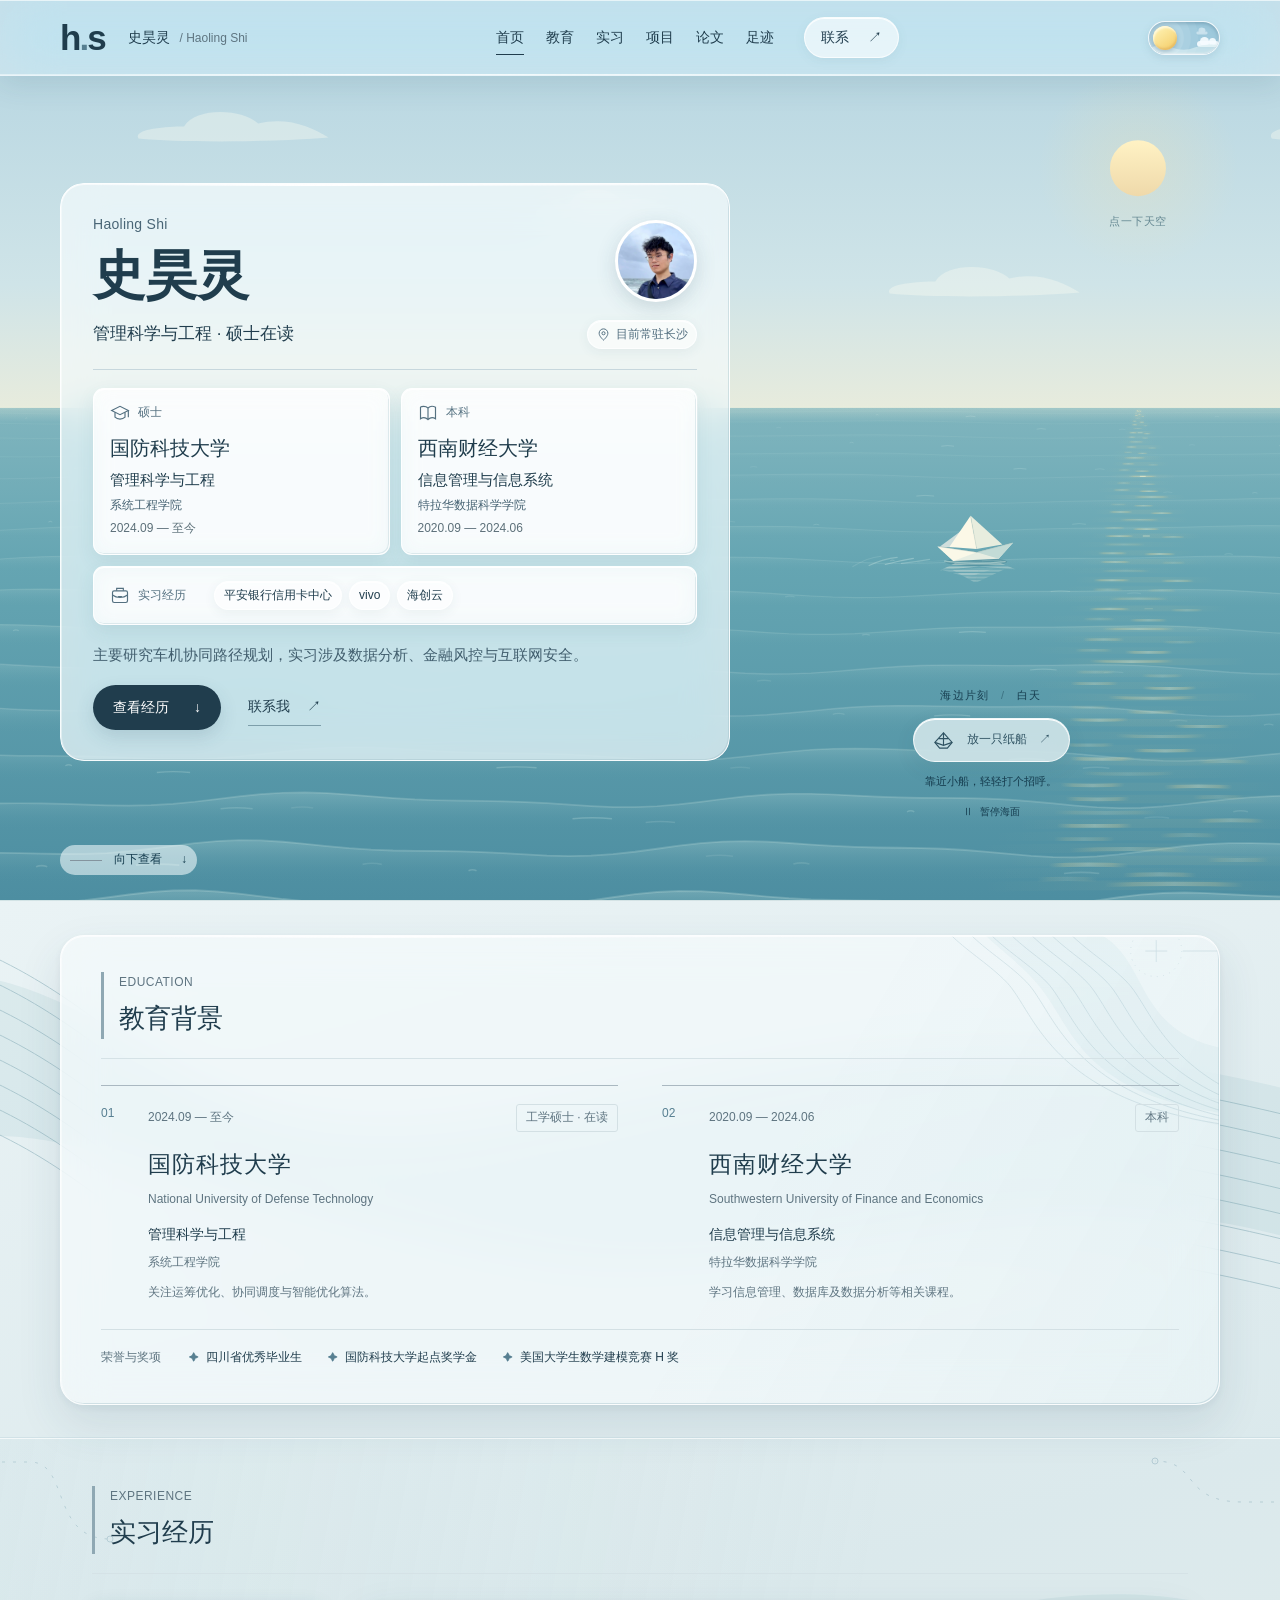
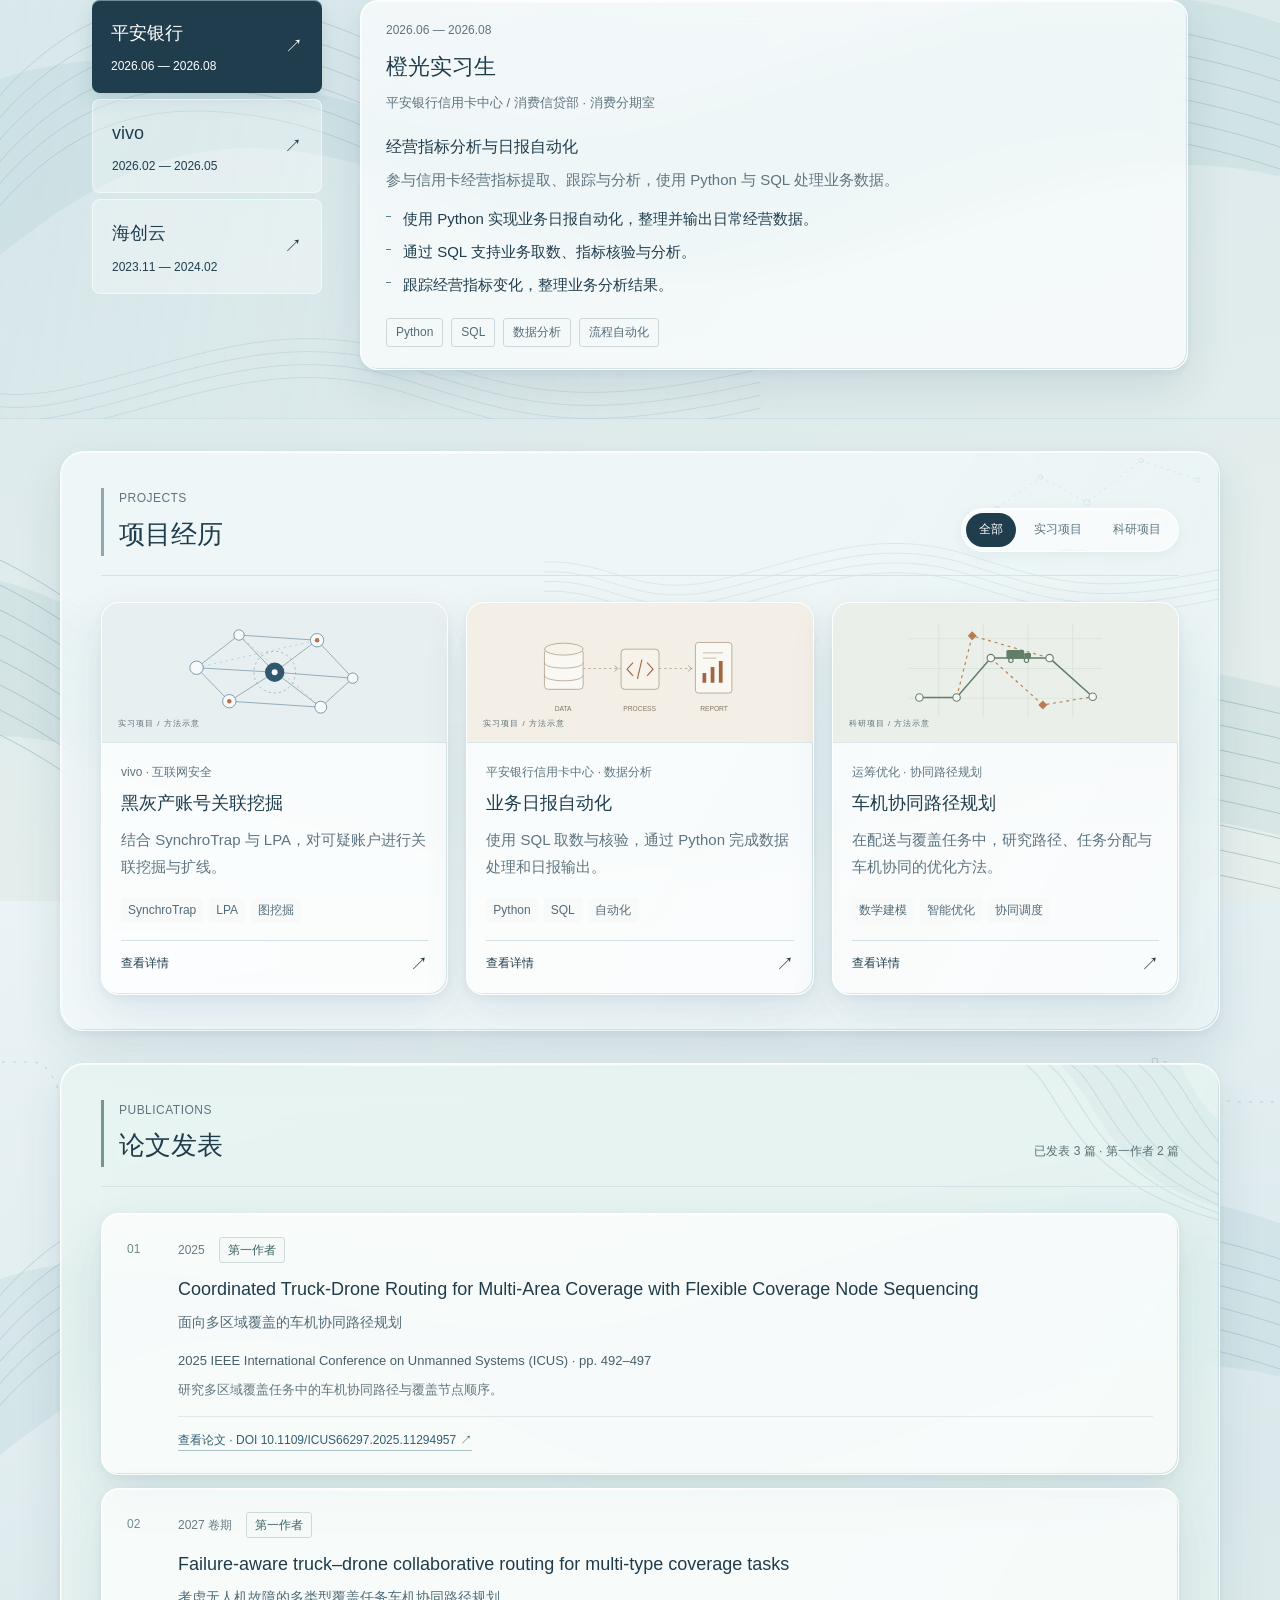
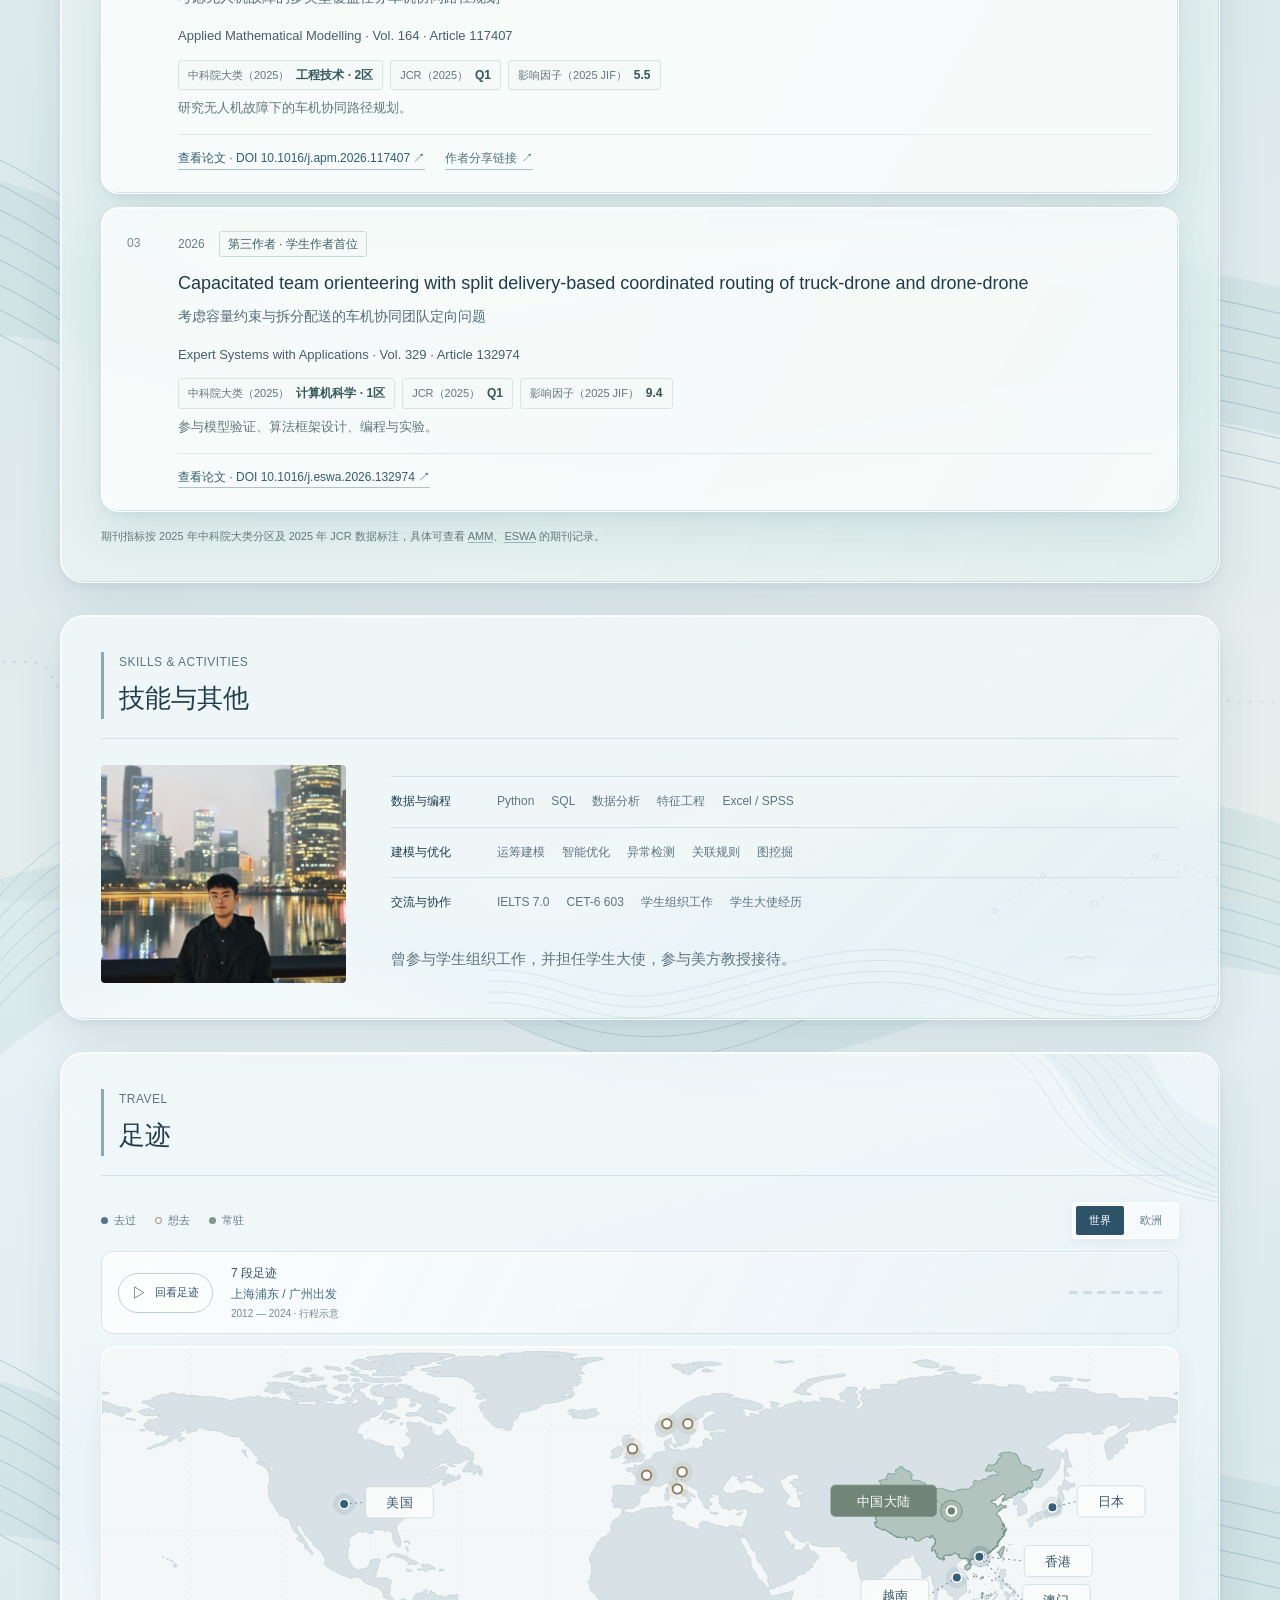
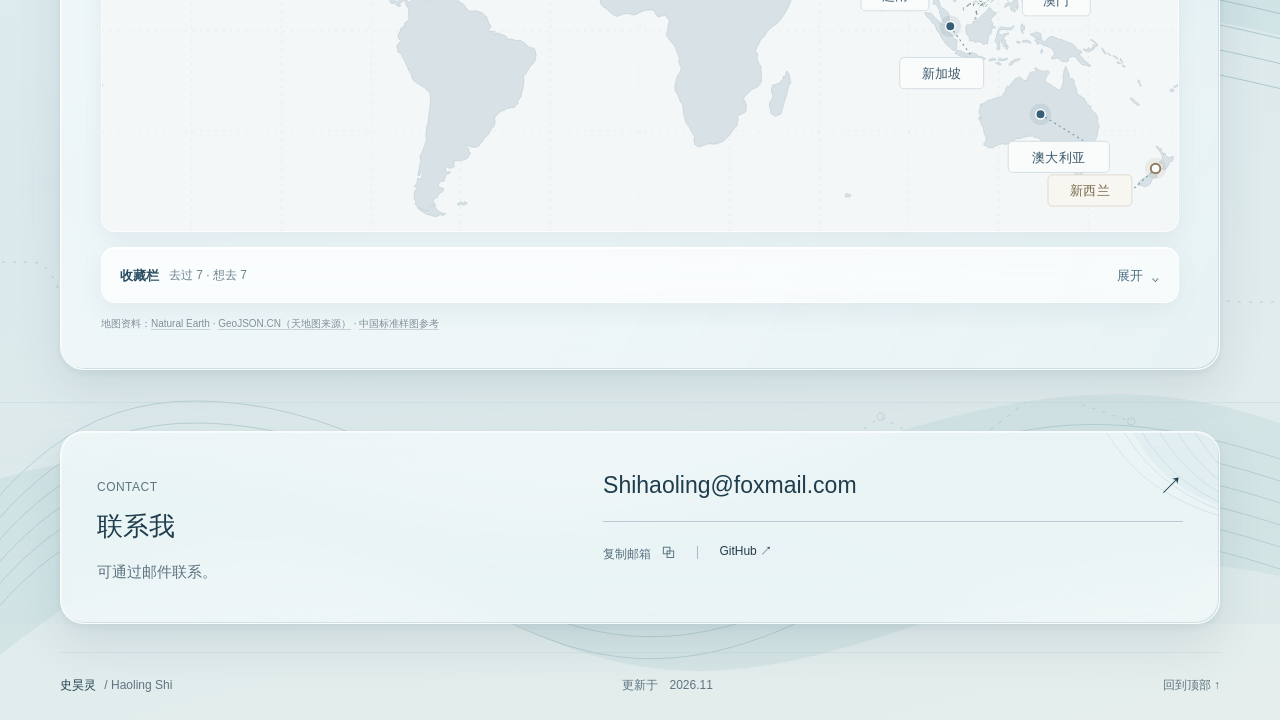
<file: index.html>
<!doctype html>
<html lang="zh-CN">
<head>
  <meta charset="UTF-8">
  <meta name="viewport" content="width=device-width, initial-scale=1.0">
  <meta name="theme-color" content="#e6f0f4">
  <meta name="color-scheme" content="light dark">
  <meta name="description" content="史昊灵的个人主页。国防科技大学管理科学与工程硕士在读，展示教育、实习、项目、论文与旅行记录。">
  <title>史昊灵 Haoling Shi · 个人主页</title>
  <script>(() => { const now = new Date(); const hour = now.getHours(); let mode = hour >= 6 && hour < 18 ? 'light' : 'dark'; try { const saved = JSON.parse(localStorage.getItem('haoling-theme-override-v2') || 'null'); const zone = Intl.DateTimeFormat().resolvedOptions().timeZone || ''; if ((saved?.mode === 'light' || saved?.mode === 'dark') && saved.until > now.getTime() && saved.zone === zone) mode = saved.mode; } catch {} document.documentElement.dataset.theme = mode; })();</script>
  <link rel="icon" type="image/svg+xml" href="./assets/favicon.svg">
  <link rel="stylesheet" href="./styles/main.css">
  <link rel="stylesheet" href="./styles/ocean.css">
  <link rel="stylesheet" href="./styles/footprints.css?v=20261111-flight-replay">
  <link rel="stylesheet" href="./styles/refinements.css">
  <link rel="stylesheet" href="./styles/sections.css">
  <link rel="stylesheet" href="./styles/theme.css?v=20261111-switch">
  <link rel="stylesheet" href="./styles/liquid.css">
  <link rel="stylesheet" href="./styles/seaside.css?v=20261111-living-2">
  <link rel="stylesheet" href="./styles/backdrops.css?v=20261111-cycle">
  <link rel="stylesheet" href="./styles/theme-switch.css?v=20261111-compact">
  <script type="module" src="./scripts/app.js?v=20261111-flight-replay"></script>
</head>
<body>
  <div class="ocean-scene" aria-hidden="true"></div>
  <a class="skip-link" href="#main">跳到主要内容</a>
  <header class="site-header">
    <div class="nav-wrap">
      <a href="#home" class="brand" aria-label="史昊灵，返回首页"><span class="monogram">h<span>.</span>s</span><span class="brand-name">史昊灵 <span>/ Haoling Shi</span></span></a>
      <nav id="main-nav" aria-label="主要导航"><a href="#home">首页</a><a href="#education">教育</a><a href="#experience">实习</a><a href="#work">项目</a><a href="#publications">论文</a><a href="#travel">足迹</a><a class="nav-contact" href="#contact">联系 <span aria-hidden="true">↗</span></a></nav>
      <div class="header-controls">
        <button class="theme-toggle" id="theme-toggle" type="button" aria-label="夜间模式" aria-pressed="false" title="点击切换日间与夜间；默认按设备本地时间，手动选择保留至下一次昼夜交界">
          <span class="theme-track" aria-hidden="true">
            <span class="theme-clouds"><i></i><i></i></span>
            <svg class="theme-stars" viewBox="0 0 92 44" fill="currentColor"><path d="m15 9 1 3 3 1-3 1-1 3-1-3-3-1 3-1Zm18 13 .8 2.3 2.2.7-2.2.8L33 28l-.8-2.2L30 25l2.2-.7Z"/><circle cx="28" cy="9" r="1"/><circle cx="10" cy="28" r=".8"/><circle cx="40" cy="15" r=".7"/></svg>
            <svg class="theme-tide" viewBox="0 0 92 44" preserveAspectRatio="none"><path d="M0 36 Q14 29 30 35 T60 35 T92 32 V44 H0Z"/></svg>
            <span class="theme-knob"><span class="theme-sun-disc"></span><span class="theme-moon-disc"><i></i><i></i><i></i></span></span>
          </span>
        </button>
        <button class="menu-toggle" aria-expanded="false" aria-controls="main-nav" aria-label="打开导航"><span></span><span></span></button>
      </div>
    </div>
  </header>
  <main id="main">
    <section class="ocean-hero section-wrap" id="home" aria-labelledby="hero-title">
      <div class="profile-overview liquid-surface">
        <div class="identity-row"><div><p class="profile-english" id="hero-english">Haoling Shi</p><h1 id="hero-title">史昊灵</h1></div><div class="profile-avatar"><img src="./assets/portrait.webp" width="1400" height="1867" alt="史昊灵的生活照"></div></div>
        <div class="profile-meta"><p class="profile-role">管理科学与工程 · 硕士在读</p><p class="profile-location"><svg viewBox="0 0 24 24" fill="none" stroke="currentColor" stroke-width="1.6" aria-hidden="true"><path d="M19 10c0 5-7 11-7 11S5 15 5 10a7 7 0 1 1 14 0Z"/><circle cx="12" cy="10" r="2.5"/></svg><span id="hero-location">目前常驻长沙</span></p></div>
        <dl class="profile-facts" id="hero-facts"></dl>
        <p id="intro" class="profile-intro"></p>
        <div class="hero-actions"><a class="button button-primary" href="#experience">查看经历 <span aria-hidden="true">↓</span></a><a class="text-link" href="#contact">联系我 <span aria-hidden="true">↗</span></a></div>
      </div>
      <aside class="seaside" aria-label="海边小互动" hidden>
        <button class="sky-touch" type="button" aria-label="看看天空"><span class="sky-hint">点一下天空</span></button>
        <div class="seaside-dock">
          <span class="seaside-caption">海边片刻 <span aria-hidden="true">/</span> <span id="seaside-time">白天</span></span>
          <button class="launch-boat" type="button"><svg viewBox="0 0 24 24" fill="none" stroke="currentColor" stroke-width="1.2" aria-hidden="true"><path d="m3 14 9-10 9 10-5 6H8Z"/><path d="m3 14 9 3 9-3M12 4v13M7 10h10"/></svg><span class="launch-boat-label">放一只纸船</span><span aria-hidden="true">↗</span></button>
          <p class="seaside-status" id="seaside-status" role="status" aria-live="polite">靠近小船，轻轻打个招呼。</p>
          <button class="sea-motion" type="button" aria-pressed="false" aria-label="暂停海面动画"><span aria-hidden="true">Ⅱ</span><span class="sea-motion-label">暂停海面</span></button>
        </div>
      </aside>
      <a href="#education" class="scroll-cue"><span class="scroll-line"></span> 向下查看 <span aria-hidden="true">↓</span></a>
    </section>
    <div class="content-surface">
      <div class="ambient-glow" aria-hidden="true"><span></span></div>
      <section class="education-section section-wrap liquid-surface" id="education" aria-labelledby="education-title">
        <div class="section-heading"><div><p class="section-kicker">EDUCATION</p><h2 id="education-title">教育背景</h2></div></div>
        <div class="education-grid" id="education-list"></div>
        <div class="honors-strip"><span class="honors-label">荣誉与奖项</span><div id="honors"></div></div>
      </section>
      <section class="experience-band" id="experience" aria-labelledby="experience-title"><div class="section-wrap">
        <div class="section-heading"><div><p class="section-kicker">EXPERIENCE</p><h2 id="experience-title">实习经历</h2></div></div>
        <div class="experience-layout"><div class="experience-tabs" role="tablist" aria-label="选择实习经历" aria-orientation="vertical" id="experience-tabs"></div><div id="experience-panels"></div></div>
      </div></section>
      <section class="work-section section-wrap liquid-surface" id="work" aria-labelledby="work-title">
        <div class="section-heading"><div><p class="section-kicker">PROJECTS</p><h2 id="work-title">项目经历</h2></div><div class="filters" role="group" aria-label="筛选项目"><button class="active" data-filter="all" aria-pressed="true">全部</button><button data-filter="industry" aria-pressed="false">实习项目</button><button data-filter="research" aria-pressed="false">科研项目</button></div></div>
        <div class="projects-grid" id="projects"></div><p class="sr-only" id="filter-status" aria-live="polite"></p>
      </section>
      <section class="publications-section section-wrap liquid-surface" id="publications" aria-labelledby="publications-title">
        <div class="section-heading"><div><p class="section-kicker">PUBLICATIONS</p><h2 id="publications-title">论文发表</h2></div><p id="publications-summary"></p></div>
        <div class="publications-list" id="papers"></div>
        <p class="publications-metric-note">期刊指标按 2025 年中科院大类分区及 2025 年 JCR 数据标注，具体可查看 <a href="https://xrxueshu.com/journal/0307-904X/applied-mathematical-modelling" target="_blank" rel="noopener noreferrer">AMM</a>、<a href="https://xrxueshu.com/journal/0957-4174/expert-systems-with-applications" target="_blank" rel="noopener noreferrer">ESWA</a> 的期刊记录。</p>
      </section>
      <section class="perspective-section section-wrap ruled liquid-surface" id="perspective" aria-labelledby="perspective-title">
        <div class="section-heading"><div><p class="section-kicker">SKILLS & ACTIVITIES</p><h2 id="perspective-title">技能与其他</h2></div></div>
        <div class="perspective-grid"><figure class="life-photo"><img src="./assets/city.webp" width="1000" height="1333" loading="lazy" alt="史昊灵在城市夜景前的生活照"></figure><div class="skills-area"><div id="skills"></div><p class="activities-note">曾参与学生组织工作，并担任学生大使，参与美方教授接待。</p></div></div>
      </section>
      <section class="travel-section section-wrap ruled liquid-surface" id="travel" aria-labelledby="travel-title">
        <div class="section-heading"><div><p class="section-kicker">TRAVEL</p><h2 id="travel-title">足迹</h2></div></div>
        <div class="travel-layout"><div id="travel-map"></div><p class="sr-only" id="travel-status" aria-live="polite"></p><details class="travel-collection"><summary><span class="travel-collection-title">收藏栏</span><span id="travel-summary" class="travel-collection-count"></span><span class="travel-collection-action" aria-hidden="true"><span class="travel-expand-label">展开</span><span class="travel-collapse-label">收起</span><span class="travel-collection-arrow">⌄</span></span></summary><aside class="travel-sidebar liquid-surface liquid-card" aria-label="访问记录"><div id="travel-detail"></div><div id="travel-list"></div></aside></details></div>
        <p class="travel-map-caption">地图资料：<a href="https://www.naturalearthdata.com/" target="_blank" rel="noopener noreferrer">Natural Earth</a> · <a href="https://geojson.cn/data/atlas/tiandi" target="_blank" rel="noopener noreferrer">GeoJSON.CN（天地图来源）</a> · <a href="https://fdi.swt.fujian.gov.cn/uploadfiles/file/20240904/1725417261979732.pdf#page=26" target="_blank" rel="noopener noreferrer">中国标准样图参考</a></p>
      </section>
      <section class="notes-section section-wrap ruled liquid-surface" id="notes" aria-labelledby="notes-title" hidden><div class="section-heading"><div><p class="section-kicker">NOTES</p><h2 id="notes-title">记录</h2></div></div><div id="notes-list"></div></section>
      <section class="contact-section" id="contact" aria-labelledby="contact-title"><div class="section-wrap contact-inner liquid-surface"><div><p class="section-kicker">CONTACT</p><h2 id="contact-title">联系我</h2><p>可通过邮件联系。</p></div><div class="contact-details"><a id="email-link" class="email-link"></a><div class="contact-options"><button id="copy-email">复制邮箱 <span aria-hidden="true">⧉</span></button><span class="contact-divider"></span><span id="github-slot" class="pending-link">GitHub · 待补充</span></div><div id="resume-slot"></div><p class="copy-status" id="copy-status" role="status" aria-live="polite"></p></div></div></section>
      <footer class="site-footer section-wrap"><a href="#home" class="footer-name">史昊灵 <span>/ Haoling Shi</span></a><span>更新于 <span id="updated"></span></span><a href="#home" class="back-top">回到顶部 ↑</a></footer>
    </div>
  </main>
  <dialog id="project-dialog" aria-labelledby="dialog-title"><div class="dialog-top"><span class="section-kicker">项目详情</span><button id="close-dialog" class="dialog-close" aria-label="关闭项目详情">×</button></div><div id="dialog-content"></div></dialog>
  <noscript><div class="noscript-note">史昊灵，国防科技大学管理科学与工程硕士在读。曾在平安银行信用卡中心、vivo、海创云实习。完整经历与地图交互需要启用 JavaScript。邮箱：Shihaoling@foxmail.com。</div></noscript>
</body>
</html>
</file>
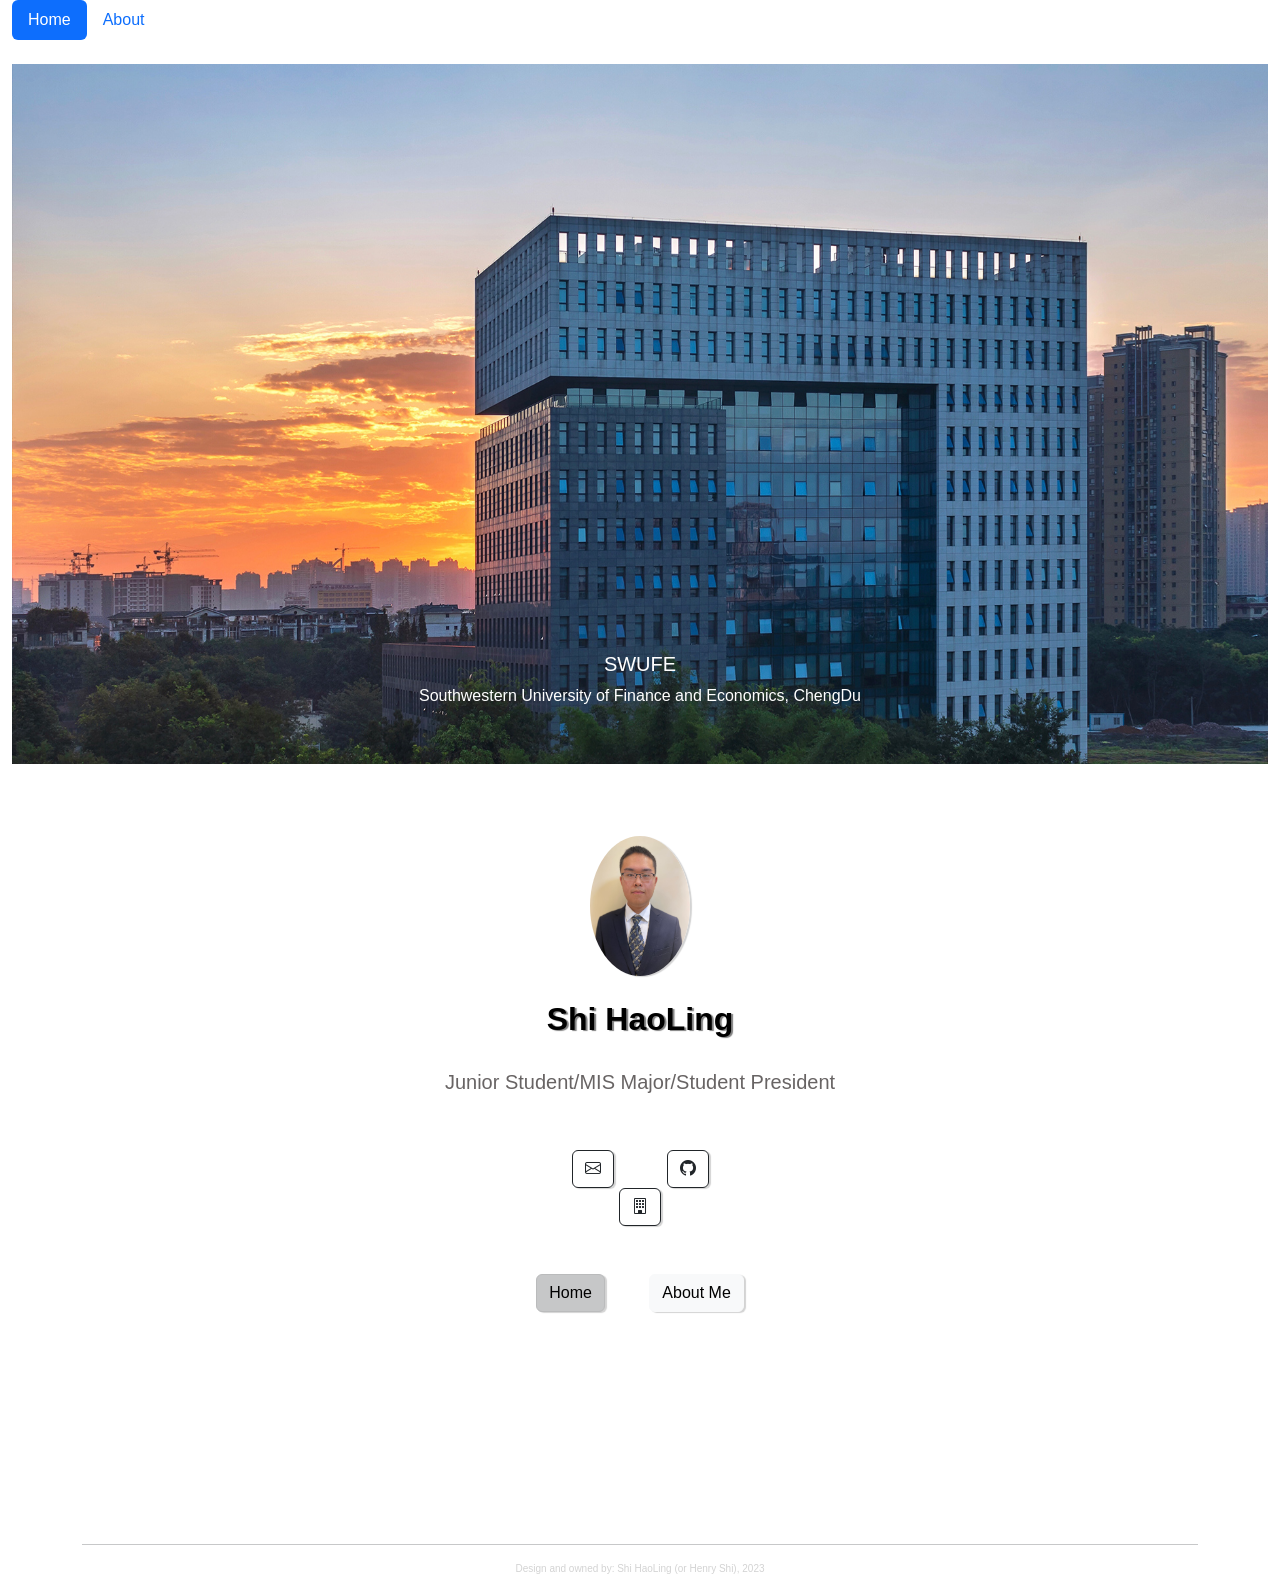
<file: Home.html>
<!DOCTYPE html>
<html lang="en">

<head>
    <meta charset="UTF-8">
    <meta http-equiv="X-UA-Compatible" content="IE=edge">
    <meta name="viewport" content="width=device-width, initial-scale=1.0">
    <meta author="Shi HaoLing">
    <meta description="This is a homework for MISY 350">
    <meta keywords="Shi HaoLing">
    <title>Home</title>
    <link rel="stylesheet" href="bootstrap-icons-1.10.5/font/bootstrap-icons.css">
    <link rel="stylesheet" href="css/bootstrap.min.css">
    <script src="jquery-3.1.1.min.js"></script>
    <script src="js/bootstrap.bundle.min.js"></script>
    <style>
        body {
            font-family: Arial, Helvetica, sans-serif;
        }

        .name {
            text-align: center;
            color: black;
            font-weight: 800;
            text-shadow: 2px 1px 1px gray;
        }

        .identity {
            text-align: center;
            color: rgb(104, 100, 100);
        }

        footer {
            font-size: x-small;
            color: lightgray;
        }

        .choose {
            margin-right: 20px;
            margin-left: 20px;
        }
        button{
            box-shadow: 2px 1px 1px lightgray
        }
        .me{
            box-shadow: 2px 1px 1px lightgray;
        }
    </style>
    <script>
        $(function () {
            $(window).scroll(function () {
                var st = $(this).scrollTop();
                $('#carouselExampleCaptions').css({
                    'opacity': 1 - st / 600
                });
            })
            $('#email').click(composeEmail)
            // $('#email').popover();
            $('.need_confirm').click(function () {
                var alert_text = 'Do you want to leave the page?';
                var want_leave = confirm(alert_text);
                if (!want_leave) {
                    // Prevent navigation
                    event.preventDefault();
                }
            });
            $('[data-bs-toggle="tooltip"]').tooltip();

        })
        function composeEmail() {
            var clientEmail = document.getElementById("email").value;
            var subject = "Hello";
            var body = "Hello, HaoLing Shi!";
            var emailLink = "mailto:" + clientEmail + "?subject=" + encodeURIComponent(subject) + "&body=" + encodeURIComponent(body);
            window.location.href = emailLink;
        }

    </script>
</head>

<body>

    <div class="content container-fluid">


        <ul class="nav nav-pills">
            <li class="nav-item">
                <a class="nav-link active" aria-current="page" href="Home.html">Home</a>
            </li>
            <li class="nav-item">
                <a class="nav-link" href="About_Me.html">About</a>
            </li>
        </ul>

        <br>

        <div id="carouselExampleCaptions" class="carousel slide" data-bs-ride="false">

            <div class="carousel-inner">
                <div class="carousel-item active">
                    <img src="extention/SWUFE.jpg" class="d-block w-100" alt="..." height="700px" width="1000px">
                    <div class="carousel-caption d-none d-md-block">
                        <h5>SWUFE</h5>
                        <p>Southwestern University of Finance and Economics, ChengDu</p>
                    </div>
                </div>
            </div>

        </div>

        <br>
        <br>
        <br>
        <!-- Set my own picture -->
        <img src="extention/suits.jpg" class="rounded-circle mx-auto d-block me" alt="..." width="100px" height='140px'>
        <br>
        <h2 class="name">Shi HaoLing</h2>
        <br>
        <h5 class="identity">Junior Student/MIS Major/Student President</h5>
        <br>
        <br>
        <div class="container text-center">
            <div class="row">
                <div class="col-5"></div>
                <div class="col-2">
                    <div class="row">
                        <div class="col"><button type="button" class="btn btn-outline-dark" value="henryhlshi@gmail.com"
                                id="email" data-bs-toggle="tooltip" data-bs-placement="bottom"
                                data-bs-title="henryhlshi@gmail.com"><i class="bi bi-envelope"></i></button></div>
                        <div class="col"><a href="https://github.com/Shihaoling"><button type="button"
                                    class="btn btn-outline-dark" data-bs-toggle="tooltip" data-bs-placement="bottom"
                                    data-bs-title="Github"><i class="bi bi-github"></i></button></a>
                        </div>
                        <div class="col"><a
                                href="https://maps.apple.com/place?q=Liulin%20Campus%2C%20Southwestern%20University%20of%20Finance%20and%20Economics&ll=30.681434%2C103.821142&auid=1117162439096964&lsp=57879&address=No.555%2C%20Liutai%20Avenue%2C%20Wenjiang%2C%20Chengdu%2C%20Sichuan%2C%20Wenjiang%2C%20Chengdu%2C%20Sichuan%20China"><button
                                    type="button" class="btn btn-outline-dark need_confirm" data-bs-toggle="tooltip"
                                    data-bs-placement="bottom" data-bs-title="Contact Address"><i
                                        class="bi bi-building"></i></button></a></div>
                    </div>
                </div>
                <div class="col-5"></div>
            </div>
            <br>
            <br>
            <div class="mx-auto">
                <a href="Home.html"><button type="button" class="btn btn-light choose active">Home</button></a>
                <a href=" About_Me.html"><button type="button" class="btn btn-light choose">About Me</button></a>
            </div>
            <br>
            <br>
            <br>
            <br>
            <br>
            <br>
            <br>
            <br>
            <br>
            <hr>
            <footer>Design and owned by: Shi HaoLing (or Henry Shi), 2023</footer>
        </div>
    </div>

</body>

</html>
</file>
<file: styles/main.css>
/* Layout and color tokens are centralized for future design changes. */
:root{--paper:#f7f8f7;--white:#fff;--ink:#233c50;--muted:#66747b;--accent:#b46642;--line:#dbe1e2;--tint:#eef1f1;--serif:"Songti SC","STSong","Noto Serif CJK SC",serif;--sans:"PingFang SC","Microsoft YaHei","Helvetica Neue",Arial,sans-serif;--max:1160px}
*{box-sizing:border-box}html{scroll-behavior:smooth;scroll-padding-top:100px}body{margin:0;background:var(--paper);color:var(--ink);font-family:var(--sans);font-size:15px;line-height:1.8;-webkit-font-smoothing:antialiased}body.modal-open{overflow:hidden}a{color:inherit;text-decoration:none}button{font:inherit;color:inherit;cursor:pointer}a,button{-webkit-tap-highlight-color:transparent}button{border:0}img{display:block;width:100%;object-fit:cover}figure,p,h1,h2,h3,h4{margin:0}h1,h2,h3,h4{font-weight:500}svg{display:block}button,a{touch-action:manipulation}button:focus-visible,a:focus-visible,summary:focus-visible{outline:3px solid var(--accent);outline-offset:5px}::selection{background:#d9e5e9}section{scroll-margin-top:30px}[hidden]{display:none!important}.section-wrap{width:min(var(--max),calc(100% - 96px));margin-inline:auto}.ruled{border-top:1px solid var(--line)}.sr-only{position:absolute;width:1px;height:1px;padding:0;margin:-1px;overflow:hidden;clip:rect(0,0,0,0);white-space:nowrap;border:0}.skip-link{position:fixed;top:-70px;left:20px;background:var(--ink);color:#fff;padding:10px 20px;z-index:100}.skip-link:focus{top:10px}
.site-header{height:88px;position:sticky;top:0;z-index:20;background:rgba(247,248,247,.96);border-bottom:1px solid var(--line);backdrop-filter:blur(15px)}.nav-wrap{max-width:1320px;width:calc(100% - 96px);margin:auto;height:100%;display:flex;align-items:center;justify-content:space-between;gap:24px}.brand{display:flex;align-items:center;gap:18px}.monogram{font:italic 35px Georgia,serif;letter-spacing:-4px;display:block;padding-right:5px}.monogram span{color:var(--accent)}.brand-name{font-size:14px;font-weight:500;letter-spacing:1px}.brand-name>span{font-size:11px;font-weight:400;margin-left:6px;letter-spacing:.4px;color:var(--muted)}nav{display:flex;align-items:center;gap:31px;font-size:13px}nav>a{position:relative;padding:10px 0}nav>a:not(.nav-contact):after{content:"";position:absolute;left:0;bottom:5px;width:100%;height:1px;background:var(--ink);transform:scaleX(0);transform-origin:left;transition:transform .2s}nav>a:hover:after,nav>a[aria-current="location"]:after{transform:scaleX(1)}nav .nav-contact{border:1px solid #b7c2c8;border-radius:4px;padding:7px 16px;margin-left:8px}.nav-contact span{margin-left:15px}.menu-toggle{display:none}
.hero{position:relative;display:grid;grid-template-columns:1.35fr 1fr;gap:64px;padding-top:70px;padding-bottom:92px;align-items:center;min-height:690px}.eyebrow,.section-kicker,.section-label>span{font:10px/1.8 "Helvetica Neue",Arial,sans-serif;letter-spacing:2px;font-weight:500}.eyebrow{display:flex;align-items:center;gap:10px;color:var(--muted);margin-bottom:34px}.status-dot{width:6px;height:6px;background:var(--accent);border-radius:50%}.greeting{font-size:20px;letter-spacing:1px;margin-bottom:18px}h1{font-family:var(--serif);font-size:clamp(38px,4.1vw,54px);line-height:1.5;letter-spacing:1px;font-weight:600;white-space:nowrap}.accent-word{position:relative}.accent-word svg{position:absolute;bottom:-10px;left:0;width:100%;height:16px;fill:none;stroke:var(--accent);stroke-width:2.5;opacity:.7}.hero-description{font-size:15px;color:var(--muted);line-height:2;margin-top:30px}.hero-actions{display:flex;align-items:center;gap:28px;margin-top:32px}.button{display:inline-flex;align-items:center;justify-content:center;gap:25px;border-radius:4px;padding:12px 20px;font-size:13px;transition:background .2s,transform .2s}.button-primary{background:var(--ink);color:var(--white)}.button-primary:hover{background:#35566c;transform:translateY(-2px)}.text-link{font-size:13px;border-bottom:1px solid #9aa9b3;padding:5px 0}.text-link span{margin-left:13px}.hero-topics{display:flex;align-items:center;gap:16px;font-size:11px;letter-spacing:1px;color:var(--muted);margin-top:42px}.hero-topics i{width:3px;height:3px;border-radius:50%;background:#9ba9b1}.hero-portrait{position:relative;padding:10px 0 0 12px;max-width:410px;justify-self:end;width:100%}.photo-frame{position:relative;background:#d9e3e7;border-radius:140px 6px 6px 6px;overflow:hidden;aspect-ratio:4/5;box-shadow:12px -10px 0 #e8eded}.photo-frame img{height:100%;object-position:center 62%;transform:scale(1.12)}.photo-corner{position:absolute;right:14px;bottom:12px;font:10px monospace;color:white;letter-spacing:2px;text-shadow:0 1px 4px #223847}.hero-portrait figcaption{display:flex;justify-content:space-between;align-items:center;margin-top:20px;font-size:11px;color:var(--muted)}.caption-en{font:8px Arial,sans-serif;letter-spacing:1.4px}.portrait-side{position:absolute;right:-30px;top:48px;writing-mode:vertical-rl;font:9px Arial,sans-serif;letter-spacing:2.2px;color:var(--muted)}.scroll-cue{position:absolute;left:0;bottom:28px;display:flex;align-items:center;gap:12px;font-size:10px;color:var(--muted);letter-spacing:1px}.scroll-line{height:1px;width:32px;background:#84949e}.scroll-cue>span:last-child{margin-left:7px}
.about-section{display:grid;grid-template-columns:1fr 1.55fr;gap:84px;padding-top:66px;padding-bottom:66px}.section-label>span{color:var(--muted)}h2{font:500 34px/1.5 var(--serif);letter-spacing:1px}.section-label h2{margin-top:15px;font-size:31px}.lead{font-size:17px;line-height:2.1}.secondary-copy{font-size:14px;color:var(--muted);line-height:2.1;margin-top:20px}.about-signoff{border-top:1px solid var(--line);margin-top:25px;padding-top:17px;display:flex;align-items:center;justify-content:space-between;gap:15px}.about-signoff>span:first-child{font-size:11px;letter-spacing:2px}.handwritten{font:italic 25px Georgia,serif;color:#536877}.section-heading{display:flex;align-items:flex-end;justify-content:space-between;gap:30px;margin-bottom:36px}.section-kicker{color:var(--muted);margin-bottom:12px}.section-heading>p{color:var(--muted);font-size:12px;margin-bottom:7px}.education-section{padding-block:62px 64px}.education-grid{display:grid;grid-template-columns:1fr 1fr;gap:50px}.education-item{border-top:1px solid #aab8c1;padding-top:24px;display:grid;grid-template-columns:32px 1fr;gap:15px}.edu-index{font:italic 15px Georgia,serif;color:var(--accent);padding-top:2px}.edu-meta{display:flex;justify-content:space-between;align-items:center;gap:12px;font-size:11px;color:var(--muted);margin-bottom:17px}.edu-degree{border:1px solid var(--line);padding:2px 9px;border-radius:3px;font-size:10px}.education-item h3{font-size:24px;letter-spacing:1px}.edu-en{font:10px/1.6 Arial,sans-serif;color:var(--muted);margin-top:5px;min-height:16px}.edu-major{font-size:14px;margin-top:20px}.edu-faculty{font-size:12px;color:var(--muted);margin-top:4px}.edu-note{font-size:12px;color:var(--muted);margin-top:15px}.honors-strip{display:flex;gap:28px;align-items:flex-start;border-top:1px solid var(--line);margin-top:32px;padding-top:22px;font-size:11px}.honors-label{color:var(--muted);flex-shrink:0}#honors{display:flex;gap:12px 26px;flex-wrap:wrap}#honors span:before{content:"✦";color:var(--accent);margin-right:7px;font-size:10px}
.experience-band{background:var(--tint);padding-block:62px 66px;border-block:1px solid #e2e7e7}.experience-layout{display:grid;grid-template-columns:250px 1fr;gap:48px}.experience-tabs{display:flex;flex-direction:column;gap:6px}.experience-tab{display:grid;grid-template-columns:1fr auto;background:transparent;text-align:left;border-bottom:1px solid #dbe1e1;padding:20px 19px;border-radius:3px;transition:background .2s}.experience-tab[aria-selected="true"]{background:var(--ink);color:#fff;border-color:var(--ink)}.experience-tab:hover:not([aria-selected="true"]){background:#e3e9ea}.tab-company{font-size:18px}.tab-period{font:10px/1.5 Arial,sans-serif;letter-spacing:.5px;margin-top:8px;grid-row:2}.tab-arrow{align-self:center;grid-column:2;grid-row:1/3;font-size:18px}.experience-panel{padding:9px 0;min-height:345px}.experience-panel .exp-period{font:11px Arial,sans-serif;letter-spacing:1px;color:var(--muted)}.experience-panel h3{font-size:22px;margin-top:14px}.exp-department{font-size:12px;color:var(--muted);margin-top:5px}.exp-summary{font-size:16px;font-weight:500;margin-top:24px}.exp-description{font-size:13px;color:var(--muted);margin-top:8px;max-width:670px}.exp-points{padding:0;list-style:none;display:grid;gap:6px;font-size:13px;margin:17px 0}.exp-points li{position:relative;padding-left:17px}.exp-points li:before{content:"";position:absolute;left:0;top:11px;width:5px;height:1px;background:var(--accent)}.tag-list{display:flex;gap:8px;flex-wrap:wrap;margin-top:20px}.tag{display:inline-block;font:10px/1.6 var(--sans);padding:4px 9px;border:1px solid #ced8db;border-radius:3px;color:#526b7a}
.work-section{padding-block:72px 66px}.filters{display:flex;gap:5px;flex-wrap:wrap;padding:4px;border:1px solid var(--line);border-radius:4px;margin-bottom:4px}.filters button{font-size:11px;padding:6px 13px;border-radius:3px;background:transparent;color:var(--muted)}.filters button.active{background:var(--ink);color:#fff}.filters button:hover:not(.active){background:#e7eded}.projects-grid{display:grid;grid-template-columns:repeat(3,1fr);gap:24px}.project-card{border:1px solid var(--line);border-radius:5px;overflow:hidden;background:var(--white);display:flex;flex-direction:column;transition:transform .25s,box-shadow .25s}.project-card:hover{transform:translateY(-5px);box-shadow:0 10px 30px #233c500b}.project-art{position:relative;height:195px;overflow:hidden;background:#e8eff1;border-bottom:1px solid #dce4e7;padding:16px 20px}.project-art>svg{width:100%;height:100%}.project-art.pipeline{background:#f3eee6}.project-art.routing{background:#eaf0e9}.art-label{position:absolute;bottom:10px;left:16px;font-size:8px;letter-spacing:1px;color:#5e7179}.project-body{padding:24px 23px;display:flex;flex:1;flex-direction:column}.project-context{font-size:10px;color:var(--muted);letter-spacing:.3px}.project-body h3{font-size:18px;line-height:1.6;margin-top:10px}.project-summary{font-size:12px;line-height:1.9;color:var(--muted);margin-top:12px;flex:1}.project-body .tag-list{gap:6px;margin-top:18px}.project-body .tag{font-size:9px;padding:3px 7px;background:#f8faf9;border:0}.project-open{display:flex;justify-content:space-between;align-items:center;width:100%;margin-top:23px;padding:12px 0 0;border-top:1px solid var(--line);background:none;font-size:11px;text-align:left}.project-open>span:last-child{font-size:18px;line-height:1}.project-open:hover{color:var(--accent)}.research-heading{display:flex;justify-content:space-between;align-items:center;gap:20px;margin-top:54px;margin-bottom:20px}.research-heading h3{font-size:18px}.research-heading h3 span{font:9px Arial,sans-serif;letter-spacing:1px;margin-left:10px;color:var(--muted)}.research-heading>p{font-size:11px;color:var(--muted)}.paper-item{border-top:1px solid var(--line)}.paper-item:last-child{border-bottom:1px solid var(--line)}.paper-item summary{list-style:none;cursor:pointer;display:grid;grid-template-columns:30px 1fr 78px 18px;gap:15px;align-items:center;padding:22px 0}.paper-item summary::-webkit-details-marker{display:none}.paper-index{font:12px Georgia,serif;color:var(--muted)}.paper-title{font-size:14px;line-height:1.7}.paper-venue{font:10px/1.7 Arial,sans-serif;color:var(--muted);display:block;margin-top:3px}.paper-status{font-size:10px;padding:3px 8px;border:1px solid var(--line);border-radius:3px;justify-self:end;white-space:nowrap}.paper-plus{font-size:20px;color:var(--muted);text-align:center}.paper-item[open] .paper-plus{transform:rotate(45deg)}.paper-detail{padding:0 110px 24px 45px;font-size:12px;color:var(--muted)}.paper-english{color:var(--ink);font:14px/1.7 Georgia,serif;margin-bottom:10px}.paper-link{font-size:11px;display:block;margin-top:12px}.paper-footnote{font-size:10px;line-height:1.8;color:var(--muted);margin-top:15px}
.perspective-section{padding-block:63px 73px}.perspective-grid{display:grid;grid-template-columns:340px 1fr;gap:70px;align-items:center}.life-photo{position:relative}.life-photo img{height:350px;border-radius:4px;object-position:center 69%}.life-photo figcaption{font-size:10px;display:flex;justify-content:space-between;color:var(--muted);padding-top:14px}.life-photo figcaption span{font-size:8px;letter-spacing:1px}.perspective-intro{font:24px/1.7 var(--serif)}.skills-area .secondary-copy{font-size:13px;margin-top:14px}.skill-row{display:grid;grid-template-columns:90px 1fr;gap:16px;border-top:1px solid var(--line);padding:17px 0}.skill-row:first-child{margin-top:26px}.skill-row h3{font-size:12px}.skill-items{display:flex;gap:8px 17px;flex-wrap:wrap;font-size:11px;color:var(--muted)}.notes-section{padding-block:50px}.note-card{border-top:1px solid var(--line);padding:20px 0}.note-card time{font-size:11px;color:var(--muted)}.note-card h3{font-size:18px}.note-card p{font-size:13px;color:var(--muted)}
.contact-section{background:var(--ink);color:#fff}.contact-inner{display:grid;grid-template-columns:1.2fr 1fr;gap:60px;align-items:center;padding-block:60px 58px}.contact-section .section-kicker{color:#b6c7d0}.contact-section h2{font-size:35px;line-height:1.65}.contact-section p:not(.section-kicker):not(.copy-status){font-size:12px;color:#c3d0d8;margin-top:20px}.contact-details{padding-top:28px}.email-link{font:clamp(19px,2.1vw,27px)/1.8 Georgia,serif;border-bottom:1px solid #61778a;padding-bottom:13px;display:flex;justify-content:space-between;align-items:center;gap:14px;overflow-wrap:anywhere}.email-link span{font-size:24px;font-family:var(--sans)}.contact-options{display:flex;align-items:center;gap:21px;margin-top:21px;font-size:11px}.contact-options button{background:transparent;color:#d3dfe7;font-size:11px;padding:5px 0}.contact-options button:hover,.contact-options a:hover{color:#fff}.contact-options button>span{margin-left:7px;font-size:15px}.contact-divider{height:13px;width:1px;background:#6a7f8e}.pending-link{color:#c3d0d8}.copy-status{height:22px;font-size:11px;color:#e6c3a8;margin-top:10px}.resume-link{display:inline-block;font-size:11px;margin-top:15px;border-bottom:1px solid #61778a}.site-footer{display:flex;justify-content:space-between;align-items:center;gap:25px;min-height:88px;font-size:10px;color:var(--muted)}.footer-name{color:var(--ink);font-size:12px}.footer-name span{margin-left:5px;font-size:10px;color:var(--muted)}#updated{margin-left:8px}.back-top{white-space:nowrap}
dialog{width:min(680px,calc(100% - 36px));max-height:85dvh;background:var(--paper);color:var(--ink);border:1px solid var(--line);border-radius:8px;padding:32px 38px;box-shadow:0 20px 100px #0b233533}dialog::backdrop{background:#132c40a8;backdrop-filter:blur(5px)}.dialog-top{display:flex;justify-content:space-between;align-items:center;gap:20px}.dialog-top .section-kicker{margin:0}.dialog-close{background:#e8edef;border-radius:50%;width:36px;height:36px;font:25px Arial,sans-serif;flex-shrink:0}.dialog-context{font-size:12px;color:var(--muted);margin-top:22px}#dialog-title{font:28px/1.6 var(--serif);margin-top:8px}.dialog-block{margin-top:23px}.dialog-block h3{font-size:12px;color:var(--accent);margin-bottom:7px}.dialog-block p{font-size:14px;line-height:1.95}.dialog-footnote{border-top:1px solid var(--line);padding-top:14px;margin-top:25px;font-size:11px;color:var(--muted)}.noscript-note{padding:25px;border:1px solid var(--line)}
@media(min-width:1500px){.hero{gap:85px;padding-block:90px 100px;min-height:750px}.hero-portrait{max-width:430px}}
@media(max-width:1100px){.section-wrap{width:calc(100% - 64px)}.nav-wrap{width:calc(100% - 64px)}nav{gap:20px}.brand-name>span{display:none}.hero{gap:40px;padding-top:50px;min-height:620px}h1{font-size:clamp(32px,4.2vw,46px);letter-spacing:0}.hero-portrait{max-width:350px}.portrait-side{right:-22px;font-size:8px}.about-section{gap:45px}.experience-layout{grid-template-columns:210px 1fr;gap:35px}.projects-grid{gap:16px}.project-body{padding:20px 18px}.project-body h3{font-size:16px}.perspective-grid{grid-template-columns:300px 1fr;gap:40px}.hero-topics{margin-top:30px}.hero-description{font-size:14px}.hero-actions{gap:20px}.contact-inner{gap:30px}.contact-section h2{font-size:30px}}
@media(max-width:800px){.site-header{height:72px}.brand-name>span{display:inline}.nav-wrap{width:calc(100% - 40px)}.menu-toggle{display:flex;flex-direction:column;justify-content:center;gap:6px;width:44px;height:44px;background:transparent;padding:10px}.menu-toggle span{display:block;width:23px;height:1px;background:var(--ink);transition:transform .2s}.menu-toggle[aria-expanded="true"] span:first-child{transform:translateY(3.5px) rotate(45deg)}.menu-toggle[aria-expanded="true"] span:last-child{transform:translateY(-3.5px) rotate(-45deg)}nav{display:none;position:absolute;left:0;top:71px;width:100%;background:var(--paper);padding:18px 24px 25px;box-shadow:0 10px 15px #233c500d;border-bottom:1px solid var(--line);flex-direction:column;align-items:stretch;gap:4px}nav.open{display:flex}nav>a{padding:11px 5px}nav .nav-contact{margin:8px 0 0;align-self:flex-start}.section-wrap{width:calc(100% - 48px)}.hero{gap:30px;min-height:570px;padding-block:45px 75px;grid-template-columns:1.3fr 1fr}.eyebrow{font-size:8px;letter-spacing:1.3px;margin-bottom:25px}.greeting{font-size:17px}h1{font-size:30px}.hero-description{font-size:12px;margin-top:26px}.hero-actions{gap:15px;margin-top:25px}.hero-actions .button{padding:10px 13px;gap:12px;font-size:11px}.hero-actions .text-link{font-size:11px}.hero-topics{font-size:9px;gap:10px}.photo-frame{border-top-left-radius:90px}.hero-portrait figcaption{font-size:9px;margin-top:14px}.caption-en{display:none}.portrait-side{right:-18px;font-size:7px}.about-section{gap:25px;padding-block:45px;grid-template-columns:1fr 1.5fr}.section-label h2{font-size:25px}.lead{font-size:15px}.secondary-copy{font-size:13px}h2{font-size:29px}.section-heading{gap:20px}.education-grid{gap:26px}.edu-meta{flex-direction:column;align-items:flex-start;gap:9px}.edu-en{min-height:32px}.education-item h3{font-size:21px}.education-item{grid-template-columns:22px 1fr;gap:8px}.education-section{padding-block:45px}.honors-strip{gap:18px;font-size:10px}#honors{gap:9px 18px}.experience-band{padding-block:45px}.experience-layout{grid-template-columns:175px 1fr;gap:26px}.experience-tab{padding:17px 14px}.tab-company{font-size:16px}.tab-period{font-size:9px}.experience-panel h3{font-size:19px}.exp-summary{font-size:15px}.exp-points,.exp-description{font-size:12px}.work-section{padding-block:48px}.projects-grid{gap:12px}.project-art{height:150px;padding:10px}.project-body{padding:18px 13px}.project-context{font-size:9px}.project-body h3{font-size:15px}.project-body .tag-list{gap:4px}.project-body .tag{font-size:8px;padding:2px 5px}.project-summary{font-size:11px}.research-heading{align-items:flex-start}.research-heading>p{max-width:180px}.perspective-section{padding-block:48px}.perspective-grid{grid-template-columns:250px 1fr;gap:28px}.perspective-intro{font-size:20px}.skill-row{grid-template-columns:1fr;gap:5px;padding-block:12px}.skills-area .secondary-copy{font-size:12px}.life-photo img{height:360px}.contact-inner{grid-template-columns:1.05fr 1fr;gap:24px;padding-block:45px}.contact-section h2{font-size:26px}.contact-section p:not(.section-kicker):not(.copy-status){font-size:11px}.email-link{font-size:18px}.contact-options{gap:14px}.site-footer{gap:10px}.site-footer>span{font-size:9px}}
@media(max-width:600px){html{scroll-padding-top:86px}.brand{gap:13px}.brand-name{font-size:12px}.brand-name>span{font-size:9px}.monogram{font-size:32px}.section-wrap{width:calc(100% - 40px)}.hero{display:flex;flex-direction:column;align-items:stretch;gap:37px;padding-top:39px;padding-bottom:68px;min-height:auto}.hero-copy{padding:0 4px}.eyebrow{font-size:8px;margin-bottom:22px;letter-spacing:1.4px}.greeting{font-size:17px;margin-bottom:12px}h1{font-size:clamp(29px,7.8vw,42px);line-height:1.55}.hero-description{font-size:13px;margin-top:25px}.hero-actions{margin-top:25px;gap:26px}.hero-actions .button{font-size:12px;padding:12px 17px;gap:20px}.hero-actions .text-link{font-size:12px}.hero-topics{margin-top:26px;font-size:10px;gap:14px}.hero-portrait{max-width:none;padding:8px 14px 0 0;align-self:stretch;width:100%}.photo-frame{height:330px;aspect-ratio:auto;border-radius:90px 4px 4px 4px;box-shadow:8px -8px 0 #e8eded}.photo-frame img{object-position:50% 56%;transform:scale(1.02)}.hero-portrait figcaption{font-size:10px;margin-top:14px}.caption-en{display:inline;font-size:7px}.portrait-side{right:-2px;top:27px;font-size:7px;letter-spacing:1.5px}.scroll-cue{bottom:23px;font-size:9px}.about-section{display:block;padding-block:40px}.section-label h2{font-size:28px;margin-top:12px}.section-label h2 br{display:none}.about-body{margin-top:23px}.lead{font-size:15px;line-height:2.05}.secondary-copy{font-size:13px}.about-signoff{margin-top:21px;padding-top:13px}.about-signoff>span:first-child{font-size:10px}.handwritten{font-size:23px}.section-heading{display:block;margin-bottom:26px}.section-heading>p{font-size:11px;margin-top:12px}.section-kicker,.section-label>span{font-size:9px;letter-spacing:1.8px;margin-bottom:10px}h2{font-size:29px}.education-grid{grid-template-columns:1fr;gap:29px}.education-item{grid-template-columns:26px 1fr;gap:10px;padding-top:21px}.edu-meta{flex-direction:row;align-items:center;margin-bottom:13px}.edu-en{min-height:auto;font-size:9px}.edu-major{margin-top:16px}.education-item h3{font-size:23px}.honors-strip{flex-direction:column;gap:10px;margin-top:26px;padding-top:17px}#honors{gap:9px 15px}.experience-layout{display:block}.experience-tabs{flex-direction:row;gap:6px;margin-bottom:22px}.experience-tab{display:block;flex:1;border:1px solid #d6dfe0;text-align:center;padding:12px 5px}.tab-company{font-size:14px}.tab-period{display:block;font-size:8px;margin-top:4px;letter-spacing:0}.tab-arrow{display:none}.experience-panel{min-height:390px;padding:7px 1px}.experience-panel h3{font-size:20px}.exp-summary{font-size:15px;margin-top:21px}.exp-description,.exp-points{font-size:13px}.exp-points{gap:8px}.tag-list{margin-top:18px}.filters{width:max-content;margin-top:20px}.filters button{font-size:11px;padding:6px 15px}.projects-grid{grid-template-columns:1fr;gap:20px}.project-art{height:190px;padding:15px 30px}.project-body{padding:23px}.project-body h3{font-size:20px}.project-context{font-size:10px}.project-summary{font-size:13px}.project-body .tag{font-size:10px;padding:3px 8px}.project-body .tag-list{gap:7px}.project-open{margin-top:20px;font-size:12px}.research-heading{display:block;margin-top:40px}.research-heading>p{max-width:none;font-size:10px;margin-top:8px}.paper-item summary{grid-template-columns:19px 1fr 66px 12px;gap:8px;padding:20px 0}.paper-title{font-size:13px}.paper-venue{font-size:9px}.paper-status{font-size:9px;padding:2px 5px}.paper-index{font-size:11px}.paper-detail{padding:0 20px 21px 27px;font-size:12px}.paper-english{font-size:13px;overflow-wrap:anywhere}.paper-footnote{font-size:10px}.perspective-grid{display:flex;flex-direction:column-reverse;gap:30px;align-items:stretch}.skills-area .secondary-copy{font-size:13px}.perspective-intro{font-size:22px}.skill-row{grid-template-columns:82px 1fr;gap:10px;padding-block:17px}.skill-row:first-child{margin-top:23px}.skill-items{gap:7px 13px}.life-photo img{height:310px;object-position:center 66%}.contact-inner{display:block;padding-block:42px 32px}.contact-section h2{font-size:30px}.contact-section p:not(.section-kicker):not(.copy-status){font-size:12px;max-width:280px}.contact-details{padding-top:30px}.email-link{font-size:24px}.contact-options{gap:20px}.site-footer{min-height:110px;flex-wrap:wrap;gap:12px;padding-block:23px}.site-footer>span{order:3;width:100%;font-size:9px}.footer-name{font-size:12px}.back-top{font-size:10px}dialog{padding:24px}#dialog-title{font-size:25px}.dialog-block p{font-size:13px}.dialog-context{font-size:11px}}
@media(prefers-reduced-motion:reduce){html{scroll-behavior:auto}*,*:before,*:after{transition:none!important;animation:none!important}.project-card:hover,.button-primary:hover{transform:none}}
@media print{.site-header,.scroll-cue,.filters,.project-open,.contact-options,.back-top,.hero-actions{display:none}.section-wrap{width:100%}body{background:#fff;color:#182e46;font-size:11px}.hero{min-height:auto;padding:20px 0 30px;gap:30px}.hero-portrait{max-width:210px}h1{font-size:32px}.experience-layout{display:block}.experience-tabs{display:none}.experience-panel[hidden]{display:block!important}.experience-panel{min-height:0;padding:20px 0}.project-card,.paper-item,.education-item{break-inside:avoid}.contact-section{background:#fff;color:#182e46;border-top:1px solid #ccc}.contact-section p:not(.section-kicker):not(.copy-status),.contact-section .section-kicker{color:#52616a}.section-heading,.about-section,.education-section,.work-section,.perspective-section{padding-top:25px;padding-bottom:25px}.contact-inner{padding:20px 0}.perspective-grid{grid-template-columns:200px 1fr}.site-footer{min-height:50px}dialog{display:none}}
</file>
<file: styles/ocean.css>
/* Ocean introduction and compact layout. Component styles remain in main.css. */
:root {
  --ocean-opacity: 1;
  --header-opacity: .35;
  --ink: #203b4e;
  --accent: #507b91;
}
body { isolation: isolate; }
.ocean-scene {
  position: fixed;
  inset: 0;
  z-index: -1;
  pointer-events: none;
  background: url('../assets/ocean.webp') center center / cover no-repeat;
  opacity: var(--ocean-opacity);
  will-change: opacity;
}
.ocean-scene::after {
  content: '';
  position: absolute;
  inset: 0;
  background:
    linear-gradient(90deg, rgba(244,249,250,.85) 0%, rgba(244,249,250,.71) 34%, rgba(244,249,250,.2) 67%, rgba(244,249,250,.02) 100%),
    linear-gradient(0deg, rgba(247,248,247,.38), transparent 30%);
}
.site-header {
  height: 76px;
  background: rgba(247,248,247,var(--header-opacity));
  border-bottom: 1px solid rgba(118,144,157,.17);
  backdrop-filter: blur(12px);
}
.nav-wrap { max-width: 1160px; }
nav { gap: 29px; }
nav .nav-contact { border-color: rgba(32,59,78,.3); }
.ocean-hero {
  position: relative;
  display: flex;
  align-items: center;
  height: calc(100svh - 76px);
  min-height: 640px;
  max-height: 870px;
  padding-block: 35px 80px;
}
.profile-overview { max-width: 720px; width: 100%; }
.identity-row { display: flex; align-items: center; gap: 33px; }
.profile-english { font: 15px/1.6 'Helvetica Neue', Arial, sans-serif; letter-spacing: 2px; color: #496576; }
#hero-title { font: 500 66px/1.4 var(--sans); letter-spacing: 5px; margin: 8px 0 0; }
.profile-avatar { width: 90px; height: 90px; border: 3px solid #ffffffbd; border-radius: 50%; overflow: hidden; flex: 0 0 auto; background: #d5e9f1; }
.profile-avatar img { width: 100%; height: 100%; object-fit: cover; object-position: 50% 47%; transform: scale(1.9); transform-origin: 50% 44%; }
.profile-role { margin-top: 17px; font-size: 19px; letter-spacing: .5px; }
.profile-facts { margin: 29px 0 0; display: grid; gap: 14px; }
.profile-fact { display: grid; grid-template-columns: 48px 1fr; gap: 17px; }
.profile-fact dt { font-size: 12px; color: #526e80; padding-top: 2px; }
.profile-fact dd { margin: 0; font-size: 14px; line-height: 1.85; }
.profile-fact strong { font-weight: 500; }
.profile-fact small { display: block; font-size: 12px; color: #456172; }
.profile-intro { max-width: 530px; font-size: 13px; line-height: 1.95; color: #425e6e; margin-top: 24px; }
.ocean-hero .hero-actions { margin-top: 25px; gap: 27px; }
.ocean-hero .button { padding: 10px 20px; }
.ocean-hero .scroll-cue { bottom: 25px; color: #34576a; font-size: 11px; }
.content-surface { background: rgba(247,248,247,.96); position: relative; }
.content-surface h2 { font: 500 28px/1.5 var(--sans); letter-spacing: 0; }
.section-kicker { font-size: 9px; letter-spacing: 1.5px; margin-bottom: 7px; }
.section-heading { margin-bottom: 24px; }
.education-section, .perspective-section { padding-block: 42px; }
.education-grid { gap: 44px; }
.education-item { padding-top: 18px; }
.education-item h3 { font-size: 23px; }
.edu-meta { margin-bottom: 12px; }
.edu-major { margin-top: 13px; }
.edu-note { margin-top: 9px; }
.honors-strip { margin-top: 25px; padding-top: 17px; }
.experience-band { padding-block: 40px; }
.experience-layout { gap: 38px; grid-template-columns: 230px 1fr; }
.experience-panel { min-height: 300px; }
.experience-panel h3 { margin-top: 10px; }
.exp-summary { margin-top: 18px; font-size: 15px; }
.exp-description { margin-top: 5px; }
.exp-points { margin-block: 12px; }
.experience-tab { padding-block: 17px; }
.work-section { padding-block: 42px; }
.project-art { height: 150px; padding-block: 6px 14px; }
.project-body { padding: 20px; }
.project-body h3 { margin-top: 6px; font-size: 18px; }
.project-summary { margin-top: 8px; }
.project-open { margin-top: 17px; }
.research-heading { margin-top: 32px; margin-bottom: 15px; }
.paper-item summary { padding-block: 17px; }
.perspective-grid { grid-template-columns: 245px 1fr; gap: 45px; }
.life-photo img { height: 225px; object-position: center 66%; }
.skill-row { padding-block: 14px; }
.skill-row:first-child { margin-top: 0; }
.activities-note { margin-top: 17px; font-size: 12px; color: var(--muted); line-height: 1.9; }
.travel-section { padding-block: 42px; }
.travel-note { font-size: 11px; color: var(--muted); margin-top: 14px; }
.contact-section { background: #e9eff0; color: var(--ink); border-top: 1px solid var(--line); }
.contact-inner { padding-block: 32px 25px; grid-template-columns: 1fr 1.3fr; }
.contact-section .section-kicker, .contact-section p:not(.section-kicker):not(.copy-status) { color: var(--muted); }
.contact-section p:not(.section-kicker):not(.copy-status) { margin-top: 10px; }
.contact-details { padding-top: 0; }
.email-link { font: 23px/1.8 var(--sans); border-color: #bacad2; }
.contact-options { margin-top: 12px; }
.contact-options button, .pending-link { color: #536d7c; }
.contact-options button:hover, .contact-options a:hover { color: var(--ink); }
.contact-divider { background: #a7bac5; }
.copy-status { color: #476d82; margin-top: 5px; }
.site-footer { min-height: 68px; }
#dialog-title { font: 500 26px/1.6 var(--sans); }

@media (max-width: 1100px) {
  nav { gap: 22px; }
  .profile-overview { max-width: 640px; }
  .ocean-hero { min-height: 630px; }
  #hero-title { font-size: 60px; }
}
@media (max-width: 800px) {
  .site-header { height: 72px; }
  nav { top: 71px; gap: 4px; }
  .ocean-hero { height: calc(100svh - 72px); min-height: 640px; max-height: 800px; }
  .profile-overview { max-width: 580px; }
  .ocean-scene::after { background: linear-gradient(90deg, #f4f9fadb, #f4f9fa99 55%, #f4f9fa33); }
  .experience-layout { grid-template-columns: 175px 1fr; gap: 25px; }
  .perspective-grid { grid-template-columns: 210px 1fr; gap: 28px; }
  .life-photo img { height: 270px; }
  .skill-row { grid-template-columns: 80px 1fr; gap: 10px; }
  .project-body { padding: 17px 14px; }
  .project-body h3 { font-size: 16px; }
}
@media (max-width: 600px) {
  .ocean-hero { min-height: 650px; max-height: 780px; padding-block: 54px 70px; align-items: flex-start; }
  .ocean-scene { background-position: 60% center; }
  .ocean-scene::after { background: linear-gradient(90deg, #f4f9fad9, #f4f9fa94 70%, #f4f9fa59); }
  .identity-row { gap: 23px; }
  .profile-english { font-size: 12px; letter-spacing: 1.5px; }
  #hero-title { font-size: 49px; letter-spacing: 3px; margin-top: 6px; }
  .profile-avatar { width: 71px; height: 71px; border-width: 2px; }
  .profile-role { font-size: 16px; margin-top: 16px; }
  .profile-facts { gap: 15px; margin-top: 25px; }
  .profile-fact { grid-template-columns: 34px 1fr; gap: 14px; }
  .profile-fact dd { font-size: 13px; }
  .profile-fact dt, .profile-fact small { font-size: 11px; }
  .profile-intro { font-size: 12px; margin-top: 21px; max-width: 330px; }
  .ocean-hero .hero-actions { margin-top: 23px; }
  .ocean-hero .button { font-size: 12px; padding: 10px 18px; }
  .ocean-hero .text-link { font-size: 12px; }
  .ocean-hero .scroll-cue { bottom: 22px; font-size: 10px; }
  .content-surface h2 { font-size: 25px; }
  .education-section, .work-section, .perspective-section, .travel-section { padding-block: 31px; }
  .section-heading { margin-bottom: 22px; }
  .education-grid { gap: 23px; }
  .education-item { padding-top: 17px; }
  .education-item h3 { font-size: 22px; }
  .experience-band { padding-block: 31px; }
  .experience-layout { display: block; }
  .experience-tabs { margin-bottom: 16px; }
  .experience-tab { padding-block: 11px; }
  .experience-panel { min-height: 345px; }
  .experience-panel h3 { font-size: 19px; }
  .exp-summary { margin-top: 15px; }
  .exp-description { font-size: 12px; }
  .exp-points { font-size: 12px; }
  .project-art { height: 155px; padding-inline: 40px; }
  .project-body { padding: 20px; }
  .project-body h3 { font-size: 18px; }
  .paper-item summary { padding-block: 16px; }
  .perspective-grid { display: grid; grid-template-columns: 1fr; gap: 23px; }
  .skills-area { grid-row: 1; }
  .life-photo img { height: 210px; object-position: 50% 64%; }
  .skill-row { grid-template-columns: 80px 1fr; padding-block: 13px; }
  .travel-note { font-size: 10px; }
  .contact-inner { display: block; padding-block: 29px 21px; }
  .contact-details { padding-top: 19px; }
  .email-link { font-size: 20px; }
  .site-footer { min-height: 85px; padding-block: 18px; }
}
@media (prefers-reduced-motion: reduce) {
  .ocean-scene { will-change: auto; }
}
@media print {
  .ocean-scene, .profile-avatar { display: none; }
  .content-surface { background: white; }
  .ocean-hero { height: auto; min-height: 0; padding-block: 20px; }
  #hero-title { font-size: 36px; }
  .profile-facts { margin-top: 15px; gap: 8px; }
  .profile-intro { margin-top: 13px; }
}
</file>
<file: styles/footprints.css>
.map-host,.travel-detail,.travel-list{font-family:var(--sans)}
.map-host{position:relative;min-width:0;max-width:100%}
.map-toolbar{display:flex;align-items:center;justify-content:space-between;gap:18px;margin-bottom:12px}
.map-legend{display:flex;align-items:center;gap:19px;color:#667d88;font-size:11px}
.map-legend-item{display:inline-flex;align-items:center;gap:6px;white-space:nowrap}
.map-key-dot{display:inline-block;width:7px;height:7px;border-radius:50%;background:#52768b}
.map-key-wishlist{background:transparent;border:1.5px solid #978367}
.map-key-base{background:#84978b}
.map-view-control{display:flex;padding:3px;border:1px solid #cfdbdf;border-radius:4px;gap:3px;flex-shrink:0}
.map-view-button{padding:5px 13px;background:transparent;border:0;border-radius:2px;color:#647d89;font:11px var(--sans);cursor:pointer;min-height:29px}
.map-view-button[aria-pressed="true"]{background:#2e5268;color:white}
.map-view-button:focus-visible{outline:2px solid #9a805f;outline-offset:3px}
.map-replay{display:flex;align-items:center;gap:18px;min-height:68px;padding:12px 16px;margin:0 0 12px;border:1px solid #d8e3e6;border-radius:12px;background:linear-gradient(115deg,#ffffffb8,#e8f1f480);box-shadow:inset 0 1px 0 #ffffffa8;color:#345568}
.map-replay[hidden],.map-replay-stop[hidden]{display:none}
.map-replay-button{display:inline-flex;align-items:center;justify-content:center;gap:8px;min-height:40px;padding:8px 13px;border:1px solid #bccfd7;border-radius:24px;background:#ffffff94;color:#345568;font:500 11px var(--sans);white-space:nowrap;cursor:pointer;transition:background .2s,border-color .2s}
.map-replay-button:hover{background:#fff;border-color:#86a9b9}
.map-replay-icon{display:inline-block;min-width:12px;font-size:15px;line-height:1;text-align:center}
.map-replay-caption{display:flex;flex-direction:column;gap:3px;min-width:0}
.map-replay-place{font-size:12px;font-weight:500;line-height:1.5}
.map-replay-date{font-size:10px;color:#748994;font-variant-numeric:tabular-nums;white-space:nowrap}
.map-replay-progress{display:flex;gap:5px;margin-left:auto;min-width:65px}
.map-replay-progress span{display:block;width:9px;height:3px;border-radius:3px;background:#cbdbe1;transition:background .3s,width .3s}
.map-replay-progress .is-past{background:#8ca9b7}
.map-replay-progress .is-current{width:21px;background:#3f7189}
.map-replay-stop{flex-shrink:0;min-width:40px;min-height:40px;padding:7px 0;border:0;background:transparent;color:#708591;font:11px var(--sans);cursor:pointer}
.map-replay-stop:hover{color:#244b60}
.map-replay-button:focus-visible,.map-replay-stop:focus-visible{outline:2px solid #9a805f;outline-offset:4px}
.map-host.is-replaying .map-country{transition:fill .65s ease,stroke .65s ease}
.map-host.is-replaying .map-point.is-active .map-pin-halo{stroke-width:1;fill-opacity:.2}
html[data-theme="dark"] .map-replay{border-color:#65869745;background:linear-gradient(115deg,#20394bc2,#152c3d70);box-shadow:inset 0 1px 0 #d4e8f00b;color:#d1e2eb}
html[data-theme="dark"] .map-replay-button{border-color:#6586976b;background:#253f5480;color:#d0e5ef}
html[data-theme="dark"] .map-replay-button:hover{background:#304e64;border-color:#84acbf}
html[data-theme="dark"] .map-replay-date,html[data-theme="dark"] .map-replay-stop{color:#9eb5c4}
html[data-theme="dark"] .map-replay-stop:hover{color:#d8edf6}
html[data-theme="dark"] .map-replay-progress span{background:#3b5668}
html[data-theme="dark"] .map-replay-progress .is-past{background:#668c9f}
html[data-theme="dark"] .map-replay-progress .is-current{background:#a5cfdd}
.map-scroll{overflow-x:auto;overscroll-behavior-x:contain;scrollbar-width:thin;scrollbar-color:#b8c9d0 #eef3f4;border:1px solid #dbe5e9;border-radius:6px;background:#f4f7f8;-webkit-overflow-scrolling:touch}
.map-scroll:focus-visible{outline:2px solid #52768a;outline-offset:4px}
.map-canvas{position:relative;width:100%;min-width:680px}
.map-world{display:block;width:100%;height:auto;overflow:hidden}
.map-grid{stroke:#dde7eb;stroke-width:.65;stroke-dasharray:2 5}
.map-country{fill:transparent;stroke:transparent;stroke-width:1;pointer-events:fill;cursor:pointer;outline:none;transition:fill .12s,stroke .12s}
.map-country-visited.is-active{fill:#7c9cad;fill-opacity:.62;stroke:#66899d}
.map-country-wishlist.is-active{fill:#b9ab8e;fill-opacity:.65;stroke:#9d8b6c}
.map-country-base.is-active{fill:#9aaea1;fill-opacity:.58;stroke:#7d9687}
.map-china-boundary{fill:none;stroke:#7d9687;stroke-width:.8;visibility:hidden;pointer-events:none}
.map-country-base.is-active + .map-china-boundary{visibility:visible}
.map-country:focus-visible{stroke:#6b4f2d;stroke-width:1.8;stroke-dasharray:3 2}
.map-point{--point:#345f78;cursor:pointer;outline:none}
.map-wishlist{--point:#8f7c5d}
.map-base{--point:#6e8476}
.map-leader{stroke:#7b9aaa;stroke-width:1;stroke-dasharray:2 3;pointer-events:none}
.map-pin-halo{fill:var(--point);fill-opacity:.1;stroke:none;pointer-events:all}
.map-pin{fill:var(--point);stroke:#fff;stroke-width:1.4;pointer-events:all}
.map-wishlist .map-pin{fill:#fbfcfc;stroke:var(--point);stroke-width:1.8}
.map-label-bg{fill:#fafcfc;fill-opacity:.97;stroke:#c8d7de;stroke-width:.7}
.map-label{fill:#3b596a;font:12px var(--sans);letter-spacing:.3px;pointer-events:none}
.map-base .map-label{fill:#5a7363}
.map-base .map-label-bg{fill:#f1f5f1;stroke:#cad6cd}
.map-wishlist .map-label{fill:#79694e}
.map-wishlist .map-label-bg{fill:#f8f6f0;stroke:#d8d0c0}
.map-point:hover .map-label-bg,.map-point:focus-visible .map-label-bg,.map-point.is-active .map-label-bg{fill:var(--point);stroke:var(--point)}
.map-point:hover .map-label,.map-point:focus-visible .map-label,.map-point.is-active .map-label{fill:#fff}
.map-point.is-active .map-pin{fill:var(--point);stroke-width:2}
.map-point.is-active .map-pin-halo{fill-opacity:.15;stroke:var(--point);stroke-width:.7}
.map-point:focus-visible .map-label-bg{stroke:#b68755;stroke-width:2.5}
.map-tooltip{position:absolute;z-index:4;pointer-events:none;min-width:125px;padding:10px 14px;border-radius:4px;background:#203f53;color:#fff;box-shadow:0 3px 12px #233c5015;font-size:12px;line-height:1.7;white-space:nowrap}
.map-tooltip strong{font-size:13px;font-weight:500;display:block}
.map-tooltip span{display:block;color:#d5e1e7;font-size:11px}
.map-mobile-hint{display:none;color:#768b96;font-size:10px;line-height:1.6;margin-top:9px}
.travel-detail{display:flex;align-items:baseline;gap:12px;min-height:48px;padding:15px 0;border-bottom:1px solid #dbe5e9;flex-wrap:wrap}
.travel-detail-label{font-size:10px;letter-spacing:.5px;color:#6e8b9b}
.travel-status-wishlist{color:#907b5a}
.travel-status-base{color:#7a8e80}
.travel-detail strong{font-weight:500;font-size:17px;color:#254458}
.travel-detail-date{font-size:12px;color:#617986}
.travel-list{display:block;margin-top:17px}
.travel-group+.travel-group{margin-top:21px}
.travel-group-title{display:flex;gap:9px;align-items:baseline;margin:0 0 1px;font:500 13px var(--sans);color:#345568}
.travel-group-title span{font-size:10px;color:#8a9ba3;font-weight:400}
.travel-group-wishlist .travel-group-title{color:#8c785b}
.travel-group-items{display:grid;grid-template-columns:repeat(4,minmax(0,1fr));gap:0 22px}
.travel-place{display:flex;align-items:center;justify-content:space-between;gap:10px;padding:13px 0;text-align:left;background:transparent;border:0;border-bottom:1px solid #e0e8eb;border-radius:0;color:#345568;font:12px var(--sans);min-height:47px;cursor:pointer;transition:color .15s}
.travel-place-date{font-size:10px;color:#7b8c94;white-space:nowrap}
.travel-place-wish{font-size:13px;color:#9a8a6f;line-height:1}
.travel-place:hover,.travel-place.is-active{color:#183e56;border-bottom-color:#6d92a6}
.travel-place.is-active .travel-place-date{color:#345568}
.travel-place-wishlist:hover,.travel-place-wishlist.is-active{color:#7c6746;border-bottom-color:#a18c6b}
.travel-place-wishlist.is-active .travel-place-wish{color:#7c6746}
.travel-place:focus-visible{outline:2px solid #52768a;outline-offset:3px}
.travel-map-caption{font-size:10px;color:#819098;margin-top:12px}
.travel-map-caption a{border-bottom:1px solid #c8d3d8}
.travel-layout{min-width:0}
.travel-section{padding-block:46px}
@media(max-width:900px){.travel-group-items{grid-template-columns:repeat(3,minmax(0,1fr));gap:0 20px}}
@media(max-width:700px){
 .map-replay{gap:12px;padding:10px 12px;flex-wrap:wrap}.map-replay-caption{flex:1;min-width:95px}.map-replay-progress{gap:3px;min-width:47px}.map-replay-progress span{width:5px}.map-replay-progress .is-current{width:13px}
 .map-label{font-size:15px;letter-spacing:0}.map-mobile-hint{display:block}
 .map-legend{font-size:10px;gap:12px}.map-view-button{font-size:10px;padding-inline:10px}
 .travel-group-items{grid-template-columns:repeat(2,minmax(0,1fr));gap:0 18px}
 .travel-place{font-size:12px;gap:5px}.travel-place-date{font-size:10px}
 .travel-detail{padding-block:12px;gap:9px}.travel-detail strong{font-size:16px}.travel-detail-date{font-size:11px}
 .travel-section{padding-block:36px}
}
@media(max-width:480px){.map-replay-progress{display:none}}
@media(max-width:380px){
 .map-replay{gap:10px;flex-wrap:wrap}.map-replay-button{padding-inline:10px}.map-replay-progress{display:none}.map-replay-stop{margin-left:auto}.map-replay-date{font-size:9px}
 .map-toolbar{gap:9px}.map-legend{gap:9px;font-size:9px}.map-view-button{padding-inline:8px;min-height:30px}
 .travel-group-items{column-gap:12px}.travel-place-visited{flex-direction:column;align-items:flex-start;gap:4px;padding-block:10px}
 .map-mobile-hint{font-size:9px}
}
@media(prefers-reduced-motion:reduce){.travel-place,.map-country,.map-host.is-replaying .map-country,.map-replay-button,.map-replay-progress span{transition:none}}

/* Flight replay keeps map, route and plane in one camera coordinate system. */
.map-world-copy,.map-flight-layer{display:none;pointer-events:none}
.map-host.is-replaying .map-world-copy,.map-host.is-replaying .map-flight-layer{display:block}
.map-host.is-replaying .map-canvas{min-width:0}
.map-host.is-replaying .map-markers{display:none}
.map-host.is-replaying .map-country{pointer-events:none}
.map-host.is-replaying .map-scroll{overflow:hidden;background:radial-gradient(ellipse at 50% 65%,#f9fcfd,#e9f1f4);border-radius:14px}
.map-host.is-replaying .map-grid{stroke-width:.35;opacity:.45}
.map-flight-guide{stroke:#7f9fac;opacity:.65;stroke-linecap:round}
.map-flight-trail{stroke:#397c95;stroke-linecap:round;opacity:.9}
.map-flight-plane-body{fill:#fff;stroke:#32647b;stroke-width:1.5;stroke-linejoin:round;filter:drop-shadow(0 3px 3px #183f5a33)}
.map-flight-point{fill:#417f96;stroke:#fff;stroke-width:2}
.map-flight-label-bg{fill:#ffffffec;stroke:#afc8d288;stroke-width:1}
.map-flight-label{fill:#345a6e;font-family:var(--sans);font-weight:500}
.map-flight-arrival{stroke:#5b94aa}
.map-flight-caption{color:#416b80;font-size:12px;line-height:1.5;overflow-wrap:anywhere}
.map-replay-caption{flex:1}
.map-replay-date{white-space:normal;line-height:1.5}
.map-replay-next{flex-shrink:0;min-height:40px;padding:6px 9px;border:1px solid #bccfd780;border-radius:8px;background:transparent;color:#557b8d;font:11px var(--sans);cursor:pointer;white-space:nowrap}
.map-replay-next:hover{background:#fff8}
.map-replay-next:focus-visible{outline:2px solid #9a805f;outline-offset:3px}
.map-replay-next[hidden]{display:none}
html[data-theme="dark"] .map-host.is-replaying .map-scroll{background:radial-gradient(ellipse at 50% 65%,#213d50,#142b3c)}
html[data-theme="dark"] .map-flight-guide{stroke:#86aebd}
html[data-theme="dark"] .map-flight-trail{stroke:#a6d2df}
html[data-theme="dark"] .map-flight-plane-body{fill:#e4f2f5;stroke:#517f96}
html[data-theme="dark"] .map-flight-point{fill:#b2d9e5;stroke:#30536a}
html[data-theme="dark"] .map-flight-label-bg{fill:#203b4fee;stroke:#63899b80}
html[data-theme="dark"] .map-flight-label{fill:#d5e8f0}
html[data-theme="dark"] .map-flight-arrival{stroke:#b2d9e5}
html[data-theme="dark"] .map-flight-caption,html[data-theme="dark"] .map-replay-next{color:#b5d2df}
html[data-theme="dark"] .map-replay-next:hover{background:#54738533}
@media(max-width:700px){
 .map-replay{gap:8px 10px;align-items:center}
 .map-replay-caption{order:-1;flex-basis:100%}
 .map-replay-place{font-size:11px}
 .map-flight-caption{font-size:12px}
 .map-replay-next{margin-left:auto;min-height:40px}
 .map-replay-progress{display:none}
 .map-host.is-replaying .map-mobile-hint{display:block}
}

.map-world{--map-land-opacity:1;--map-grid-color:#dde7eb;--map-grid-opacity:1}
.map-host.is-replaying .map-world{--map-grid-opacity:.45}
html[data-theme="dark"] .map-world{--map-land-opacity:.54;--map-grid-color:#73949d77}
</file>
<file: styles/refinements.css>
/* Typography: one system sans-serif family for natural Chinese/Latin screen reading. */
:root {
  --sans: -apple-system, BlinkMacSystemFont, "PingFang SC", "Hiragino Sans GB", "Microsoft YaHei", "Segoe UI", "Noto Sans CJK SC", sans-serif;
  --serif: var(--sans);
  --ink: #213c4c;
}
body { font-family: var(--sans); font-size: 15px; font-weight: 400; line-height: 1.8; letter-spacing: 0; }
h1, h2, h3, h4, nav, button, .brand, .section-kicker, .profile-role,
.tag, .edu-meta, .edu-faculty, .edu-note, .exp-period, .exp-department,
.project-context, .paper-status, .paper-venue, .paper-action, .paper-footnote,
.skill-items, .travel-section, .site-footer, .contact-options, .copy-status {
  font-family: var(--sans);
}
.section-kicker { font-size: 12px; font-weight: 500; letter-spacing: .04em; }
h1, h2, h3, h4 { letter-spacing: 0; }
.brand-name, .brand-name>span, .profile-role, .project-context { letter-spacing: 0; }
.brand-name>span { font-size: 12px; }
.monogram { font-family: var(--sans); font-style: normal; font-weight: 600; letter-spacing: -2px; }
nav { font-size: 14px; }
.button, .text-link { font-size: 14px; font-weight: 500; }
.edu-en, .edu-index, .paper-index, .tab-period, .experience-panel .exp-period { font-family: var(--sans); font-style: normal; font-size: 12px; letter-spacing: 0; }
.edu-meta, .edu-degree, .edu-faculty, .edu-note, .honors-strip, .project-context, .paper-venue, .paper-status, .paper-footnote, .paper-unavailable { font-size: 12px; }
.tag, .project-body .tag, .filters button, .project-open, .skill-row h3, .skill-items { font-size: 12px; }
.tab-company, .project-body h3, .education-item h3 { font-weight: 500; }
.section-heading>p, .research-heading>p, .contact-options, .contact-options button, .copy-status, .site-footer, .site-footer>span, .footer-name span, .back-top { font-size: 12px; }
.exp-points, .exp-description, .project-summary, .activities-note { line-height: 1.8; }
.dialog-context, .dialog-block h3, .dialog-footnote { font-size: 13px; }
.ocean-hero {
  min-height: calc(100svh - 76px);
  height: auto;
  max-height: none;
  padding-block: 40px 72px;
  align-items: center;
}
.profile-overview {
  max-width: 670px;
  padding: 29px 32px 30px;
  border: 1px solid #ffffffd9;
  border-radius: 12px;
  background: linear-gradient(135deg, #fdfefeef, #f8fbfbd9);
  box-shadow: 0 16px 50px #244a6012, inset 0 1px #ffffff;
  backdrop-filter: blur(14px);
}
.identity-row { justify-content: space-between; gap: 25px; }
.profile-english { font: 14px/1.6 var(--sans); letter-spacing: .02em; }
#hero-title { font: 600 52px/1.3 var(--sans); margin-top: 7px; letter-spacing: 0; }
.profile-avatar { width: 82px; height: 82px; border-color: white; }
.profile-meta { display: flex; flex-wrap: wrap; align-items: center; justify-content: space-between; gap: 10px 16px; margin-top: 9px; padding-bottom: 19px; border-bottom: 1px solid #c7d7dd; }
.profile-role { font-size: 17px; margin: 0; }
.profile-location { display: inline-flex; align-items: center; gap: 5px; padding: 4px 8px; border: 1px solid #d2dfe4; border-radius: 4px; color: #547080; background: #ffffff8c; font: 12px/1.6 var(--sans); white-space: nowrap; }
.profile-location svg { width: 15px; height: 15px; flex-shrink: 0; }
.profile-facts { grid-template-columns: 1fr 1fr; gap: 11px; margin-top: 18px; }
.profile-fact { display: block; padding: 14px 16px; border: 1px solid #d2dfe4; border-radius: 6px; background: #ffffffad; }
.profile-fact dt { display: flex; align-items: center; gap: 8px; padding: 0; font: 12px/1.6 var(--sans); color: #547080; }
.profile-fact dt svg { width: 20px; height: 20px; flex-shrink: 0; }
.profile-fact dd { margin-top: 9px; line-height: 1.75; }
.profile-fact strong { display: block; font: 500 20px/1.6 var(--sans); }
.fact-major { display: block; font: 15px/1.8 var(--sans); margin-top: 2px; }
.profile-fact small { font: 12px/1.8 var(--sans); margin-top: 2px; }
.profile-fact .fact-period { color: #5c6f79; font-size: 12px; letter-spacing: 0; }
.profile-fact-wide { grid-column: 1 / -1; display: grid; grid-template-columns: 92px 1fr; align-items: center; gap: 12px; }
.profile-fact-wide dd { margin-top: 0; }
.internship-chips { display: flex; flex-wrap: wrap; gap: 7px; }
.internship-chips span { font: 12px/1.6 var(--sans); background: #eaf0f2; padding: 4px 9px; border-radius: 3px; }
.profile-intro { font-size: 15px; line-height: 1.8; margin-top: 16px; max-width: none; }
.ocean-hero .hero-actions { margin-top: 17px; }
.ocean-hero .scroll-cue { font-family: var(--sans); font-size: 12px; letter-spacing: 0; }
.content-surface {
  background-color: #f0f4f4;
  background-image: url('../assets/page-texture.svg'), radial-gradient(#a8c0ca38 .7px, transparent .8px);
  background-size: 1440px 960px, 24px 24px;
  background-position: center top, center top;
  background-repeat: repeat-y, repeat;
  padding-top: 24px;
  border-top: 1px solid #dce7eb;
}
.education-section, .work-section, .perspective-section, .travel-section, .notes-section {
  background: #ffffffd9;
  border: 1px solid #dce5e7;
  border-radius: 9px;
  padding: 30px 32px;
  margin-bottom: 24px;
  box-shadow: 0 5px 20px #24475b04;
}
.content-surface h2 { font: 500 26px/1.6 var(--sans); }
.section-heading { margin-bottom: 23px; }
.section-heading>p { font-family: var(--sans); }
.experience-band { background: #e9f0f2cf; margin-block: 24px; border-color: #d7e2e6; padding-block: 31px; }
.experience-band>.section-wrap { padding-inline: 32px; }
.education-item h3 { font-family: var(--sans); }
.honors-strip { font-family: var(--sans); }
.exp-points, .exp-description { font-family: var(--sans); font-size: 15px; }
.exp-summary { font-size: 16px; }
.exp-department { font-size: 13px; }
.project-summary { font: 15px/1.8 var(--sans); }
.project-body h3 { font-family: var(--sans); }
.projects-grid { gap: 18px; }
.project-art { height: 140px; }
.project-body { padding: 19px; }
.research-heading { margin-top: 29px; }
.research-heading>p { font-family: var(--sans); }
.paper-row { display: grid; grid-template-columns: minmax(0, 1fr) 105px; gap: 16px; align-items: start; border-top: 1px solid var(--line); }
.paper-row:last-child { border-bottom: 1px solid var(--line); }
.paper-item, .paper-item:last-child { border: 0; min-width: 0; }
.paper-item summary { grid-template-columns: 24px minmax(0, 1fr) 61px 16px; gap: 12px; }
.paper-title { font-family: var(--sans); font-size: 15px; font-weight: 500; min-width: 0; overflow-wrap: anywhere; }
.paper-status { font-size: 12px; font-weight: 400; }
.paper-plus { font-size: 18px; line-height: 1; }
.paper-item[open] .paper-plus { transform: none; font-size: 0; }
.paper-item[open] .paper-plus::after { content: "−"; font-size: 18px; line-height: 1; }
.paper-action { padding-top: 23px; text-align: right; }
.paper-direct { display: inline-flex; align-items: center; white-space: nowrap; gap: 8px; font-size: 12px; color: #34677e; border-bottom: 1px solid #a7bfca; }
.paper-direct:hover { color: #143e53; border-color: #34677e; }
.paper-unavailable { color: #5c6f79; font-size: 12px; }
.paper-detail { padding-right: 15px; padding-left: 36px; font-size: 14px; }
.paper-english { font: 15px/1.8 var(--sans); }
.paper-citation { font: 12px/1.8 var(--sans); margin-top: 11px; }
.paper-doi { font: 12px/1.8 var(--sans); margin-top: 5px; overflow-wrap: anywhere; }
.activities-note { font: 15px/1.8 var(--sans); }
.life-photo img { height: 218px; }
.contact-section { background: #e1eaede6; }
.contact-inner { padding-inline: 32px; }
.email-link { font-family: var(--sans); }
.contact-section p:not(.section-kicker):not(.copy-status) { font-family: var(--sans); font-size: 15px; }
.travel-note { font-family: var(--sans); }
.travel-place-date, .map-mobile-hint, .travel-detail-date { color: #5c6f79; }
#dialog-title { font-family: var(--sans); }
.dialog-block p { font-family: var(--sans); font-size: 15px; line-height: 1.8; }
.profile-fact .fact-period, .experience-panel .exp-period, .tab-period, .paper-citation { font-variant-numeric: tabular-nums; }

@media (max-width: 1100px) {
  .profile-overview { max-width: 620px; padding: 26px 28px; }
  #hero-title { font-size: 50px; }
  .education-section, .work-section, .perspective-section, .travel-section, .notes-section { padding-inline: 25px; }
  .experience-band>.section-wrap, .contact-inner { padding-inline: 25px; }
}
@media (max-width: 800px) {
  .ocean-hero { min-height: calc(100svh - 72px); height: auto; max-height: none; padding-block: 30px 65px; }
  .profile-overview { max-width: 600px; }
  .paper-row { grid-template-columns: minmax(0,1fr) 80px; gap: 8px; }
  .paper-item summary { grid-template-columns: 20px minmax(0, 1fr) 57px 12px; gap: 8px; }
  .paper-title { font-size: 14px; }
  .paper-direct { font-size: 12px; }
  .project-body { padding: 15px; }
  .project-body h3 { font-size: 16px; }
  .project-summary { font-size: 14px; }
}
@media (max-width: 600px) {
  .ocean-hero { padding-top: 22px; padding-bottom: 62px; align-items: center; }
  .profile-overview { padding: 23px 19px; border-radius: 9px; }
  .identity-row { gap: 15px; }
  #hero-title { font-size: 42px; letter-spacing: 0; }
  .profile-english { font-size: 13px; }
  .profile-avatar { width: 68px; height: 68px; }
  .profile-meta { margin-top: 8px; padding-bottom: 15px; gap: 8px; }
  .profile-role { font-size: 15px; }
  .profile-facts { gap: 9px; margin-top: 13px; }
  .profile-fact { padding: 10px 11px; }
  .profile-fact dt { font-size: 12px; gap: 6px; }
  .profile-fact dt svg { width: 16px; height: 16px; }
  .profile-fact dd { margin-top: 7px; }
  .profile-fact strong { font-size: 16px; line-height: 1.7; }
  .fact-major { font-size: 13px; line-height: 1.8; min-height: 43px; }
  .profile-fact small { font-size: 12px; min-height: 36px; }
  .profile-fact .fact-period { font-size: 12px; letter-spacing: 0; min-height: 0; white-space: normal; }
  .profile-fact-wide { display: block; padding: 11px; }
  .profile-fact-wide dd { margin-top: 8px; }
  .internship-chips { gap: 5px; }
  .internship-chips span { font-size: 12px; padding: 3px 7px; }
  .profile-intro { font-size: 14px; margin-top: 13px; line-height: 1.8; }
  .ocean-hero .hero-actions { gap: 20px; margin-top: 15px; }
  .ocean-hero .button { font-size: 13px; padding: 9px 15px; }
  .ocean-hero .text-link { font-size: 13px; }
  .ocean-hero .scroll-cue { bottom: 21px; }
  .content-surface { padding-top: 16px; background-size: 900px 600px, 22px 22px; }
  .education-section, .work-section, .perspective-section, .travel-section, .notes-section { padding: 23px 17px; margin-bottom: 16px; border-radius: 7px; }
  .content-surface h2 { font-size: 23px; }
  .section-heading { margin-bottom: 20px; }
  .section-heading>p { font-size: 12px; }
  .experience-band { margin-block: 16px; padding-block: 25px; }
  .experience-band>.section-wrap { padding-inline: 0; }
  .experience-panel { padding-inline: 3px; }
  .education-item { grid-template-columns: 20px 1fr; }
  .education-item h3 { font-size: 20px; }
  .edu-meta { gap: 5px; font-size: 12px; }
  .edu-degree { font-size: 12px; padding-inline: 6px; }
  .edu-en { font-size: 12px; }
  .edu-major { font-size: 14px; }
  .edu-note { font-size: 12px; }
  .exp-description, .exp-points { font-size: 14px; }
  .project-body { padding: 18px; }
  .project-body h3 { font-size: 18px; }
  .project-art { height: 143px; }
  .project-summary { font-size: 14px; }
  .paper-row { grid-template-columns: minmax(0,1fr); gap: 0; padding-bottom: 12px; }
  .paper-action { padding-top: 0; padding-left: 28px; text-align: left; }
  .paper-direct { font-size: 12px; }
  .paper-item summary { padding-block: 15px 9px; }
  .paper-detail { padding-left: 28px; padding-right: 0; padding-bottom: 12px; font-size: 14px; }
  .paper-english { font-size: 14px; }
  .paper-footnote { font-size: 12px; }
  .perspective-grid { gap: 19px; }
  .skill-row { grid-template-columns: 67px 1fr; gap: 8px; }
  .skill-items { gap: 7px 11px; }
  .activities-note { font-size: 14px; }
  .contact-inner { padding-inline: 0; }
  .email-link { font-size: 19px; }
}
@media (max-width: 360px) {
  .profile-overview { padding-inline: 15px; }
  .profile-fact { padding-inline: 8px; }
  .profile-fact strong { font-size: 14px; }
  .profile-role { font-size: 14px; }
  #hero-title { font-size: 39px; }
  .profile-avatar { width: 59px; height: 59px; }
  .internship-chips span { font-size: 12px; padding-inline: 6px; }
  .filters button { padding-inline: 10px; }
}
@media print {
  .content-surface { background: white; padding-top: 0; }
  .ocean-hero { min-height: 0; padding-block: 10px; }
  .profile-overview { box-shadow: none; backdrop-filter: none; border: 0; padding: 0; max-width: none; }
  .education-section, .work-section, .perspective-section, .travel-section, .notes-section { box-shadow: none; border: 0; padding: 15px 0; }
}
</file>
<file: styles/sections.css>
/* Give each part of the profile its own visual boundary. */
.content-surface { padding-top: 34px; }
.education-section, .work-section, .publications-section, .perspective-section, .travel-section, .notes-section {
  margin-bottom: 32px;
  padding: 36px 40px;
}
.experience-band { margin-block: 0 32px; padding-block: 48px; }
.section-heading {
  align-items: end;
  border-bottom: 1px solid #d5e0e4;
  padding-bottom: 19px;
  margin-bottom: 26px;
}
.section-heading > div:first-child { border-left: 3px solid #8fa8b3; padding-left: 15px; }
.section-heading .section-kicker { margin-bottom: 4px; }
.work-section .projects-grid { margin-bottom: 0; }
.publications-section { background: #e9f1f0; border-color: #d2e1df; }
.publications-section .section-heading > div:first-child { border-left-color: #77968d; }
#publications-summary { color: #587075; line-height: 1.5; }
.publications-list { display: grid; gap: 13px; }
.publication-card {
  display: grid;
  grid-template-columns: 34px minmax(0, 1fr);
  gap: 17px;
  padding: 23px 25px;
  background: #ffffffed;
  border: 1px solid #d4e0df;
  border-radius: 6px;
}
.publication-index { padding-top: 2px; color: #738b8b; font: 500 12px/1.7 var(--sans); font-variant-numeric: tabular-nums; }
.publication-body { min-width: 0; }
.publication-meta { display: flex; flex-wrap: wrap; align-items: center; gap: 9px 14px; color: #687d82; font-size: 12px; line-height: 1.5; }
.publication-role { padding: 3px 8px; border-radius: 3px; border: 1px solid #cddbd8; color: #3e6466; background: #f5f9f8; }
.publication-title { font: 500 18px/1.55 var(--sans); color: #203c4b; margin-top: 13px; overflow-wrap: anywhere; }
.publication-chinese { margin-top: 6px; color: #526d78; font-size: 14px; }
.publication-venue { margin-top: 15px; color: #475f6a; font-size: 13px; line-height: 1.65; overflow-wrap: anywhere; }
.publication-metrics { display: flex; flex-wrap: wrap; gap: 7px; margin-top: 13px; }
.publication-metric { display: inline-flex; flex-wrap: wrap; align-items: baseline; gap: 2px 7px; padding: 5px 9px; border: 1px solid #d7e4e0; border-radius: 3px; background: #f5f9f7; line-height: 1.55; }
.publication-metric small { color: #61777a; font-size: 11px; }
.publication-metric strong { color: #31585d; font-size: 12px; font-weight: 600; }
.publication-note { margin-top: 7px; color: #61777f; font-size: 13px; line-height: 1.7; }
.publication-action { display: flex; flex-wrap: wrap; gap: 7px 20px; margin-top: 15px; padding-top: 13px; border-top: 1px solid #e1e9e8; min-width: 0; }
.publication-link { display: inline-block; color: #315f70; border-bottom: 1px solid #abc2c7; font-size: 12px; line-height: 1.7; overflow-wrap: anywhere; }
.publication-link:hover { color: #1e4556; border-color: #6f9ba5; }
.publication-share-link { color: #52757b; }
.publication-unavailable { color: #6a7b7f; font-size: 12px; }
.publications-metric-note { margin-top: 15px; color: #63797b; font-size: 11px; line-height: 1.7; }
.publications-metric-note a { border-bottom: 1px solid #9cb9b7; }
.publications-metric-note a:hover { color: #315f70; }

@media (max-width: 800px) {
  .education-section, .work-section, .publications-section, .perspective-section, .travel-section, .notes-section { padding: 27px 28px; }
  .publication-title { font-size: 17px; }
}
@media (max-width: 600px) {
  .content-surface { padding-top: 20px; }
  .education-section, .work-section, .publications-section, .perspective-section, .travel-section, .notes-section { margin-bottom: 22px; padding: 25px 18px; }
  .experience-band { margin-block: 0 22px; padding-block: 29px; }
  .section-heading { padding-bottom: 14px; margin-bottom: 21px; }
  .section-heading > div:first-child { padding-left: 11px; }
  #publications-summary { margin-top: 9px; }
  .publication-card { display: block; padding: 18px 17px; }
  .publication-index { display: block; margin-bottom: 6px; }
  .publication-title { font-size: 16px; line-height: 1.55; margin-top: 11px; }
  .publication-chinese { font-size: 13px; }
  .publication-venue, .publication-note { font-size: 12px; }
}
@media print {
  .content-surface { padding-top: 0; }
  .education-section, .work-section, .publications-section, .perspective-section, .travel-section, .notes-section { padding: 20px 0; margin: 0; border: 0; box-shadow: none; background: white; }
  .publication-card { break-inside: avoid; }
}
</file>
<file: styles/theme.css>
/* A quiet glass layer over the existing sea, with readable light and dark surfaces. */
:root {
  --paper: #edf3f5;
  --white: #ffffff;
  --ink: #203d4d;
  --muted: #5e7480;
  --line: #d3e0e4;
  --accent: #577f91;
  color-scheme: light;
}
html[data-theme="dark"] {
  --paper: #101e2a;
  --white: #1b303e;
  --ink: #edf5f8;
  --muted: #aec1c9;
  --line: #3c5663;
  --accent: #a7ccdc;
  color-scheme: dark;
}
body { transition: background-color .35s ease, color .35s ease; }
.site-header {
  background: #edf5f8;
  border-bottom-color: #ffffff9c;
  box-shadow: 0 4px 22px #284d6310, inset 0 1px #fff9;
  -webkit-backdrop-filter: blur(22px) saturate(1.35);
  backdrop-filter: blur(22px) saturate(1.35);
  transition: background-color .85s ease, border-color .85s ease, box-shadow .85s ease;
}
.nav-wrap { gap: 16px; }
nav { gap: 22px; }
nav .nav-contact { border-radius: 999px; border-color: #a9c0ca; background: #ffffff45; }
.header-controls { display: flex; align-items: center; gap: 8px; flex: 0 0 auto; }
.ocean-scene::before {
  content: '';
  position: absolute;
  inset: 0;
  background: linear-gradient(90deg, #0b1e2b70 0%, #0b1e2b40 43%, #0b1e2b0d 100%), url('../assets/ocean-night-v2.jpg') center center / cover no-repeat;
  opacity: 0;
  transition: opacity 1.25s cubic-bezier(.22,1,.36,1);
}
.ocean-scene::after { transition: opacity 1.1s ease; }
html[data-theme="dark"] .ocean-scene::before { opacity: 1; }
html[data-theme="dark"] .ocean-scene::after { opacity: 0; }
.ocean-hero { isolation: isolate; }
.sky-decor { position: absolute; top: 8%; right: 4%; width: clamp(120px, 13vw, 175px); height: auto; pointer-events: none; opacity: .78; z-index: 0; filter: drop-shadow(0 10px 24px #f4e6bc66); }
.sky-day, .sky-night { transform-origin: center; transition: opacity .85s ease, transform 1s ease; }
.sky-night { opacity: 0; transform: translateY(8px) scale(.94); }
.sky-halo { fill: #fff3d677; }
.sky-sun { fill: #ffedc4; stroke: #fffcf0; stroke-width: 2; }
.sky-rays { fill: none; stroke: #fff4d4; stroke-width: 2.4; stroke-linecap: round; }
.sky-moon-halo { fill: #a2c4d422; }
.sky-moon { fill: #e3edf7; stroke: #ffffffa8; stroke-width: 1.5; }
.sky-stars { fill: none; stroke: #e7eff8; stroke-width: 2; stroke-linecap: round; }
.sky-small-star { fill: #f5f8ff; }
.profile-overview {
  position: relative;
  z-index: 1;
  overflow: hidden;
  border: 1px solid #ffffffef;
  border-radius: 22px;
  background: #f2fafb;
  box-shadow: 0 24px 70px #224b611d, 0 3px 12px #224b610d, inset 0 1px #fff;
  -webkit-backdrop-filter: blur(26px) saturate(1.32);
  backdrop-filter: blur(26px) saturate(1.32);
  transition: box-shadow .85s ease, border-color .85s ease, background-color .85s ease;
}
.profile-overview::before {
  content: '';
  position: absolute;
  inset: 0 0 auto;
  height: 2px;
  background: linear-gradient(90deg, transparent 4%, #fff 37%, #ffffff52 76%, transparent);
  pointer-events: none;
}
.profile-overview::after {
  content: '';
  position: absolute;
  top: -110px;
  left: -100px;
  width: 300px;
  height: 250px;
  border-radius: 50%;
  background: radial-gradient(circle, #ffffff75, transparent 70%);
  pointer-events: none;
  opacity: .5;
  transition: transform .5s ease, opacity .5s ease;
}
.profile-overview > * { position: relative; z-index: 1; }
.profile-fact {
  border-color: #d5e4e8;
  border-radius: 11px;
  background: #fafdfe;
  box-shadow: 0 5px 16px #3e69730a, inset 0 1px #fff;
  -webkit-backdrop-filter: blur(10px);
  backdrop-filter: blur(10px);
  transition: border-color .75s ease, background-color .75s ease, color .75s ease, transform .25s ease, box-shadow .25s ease;
}
.profile-location { border-radius: 999px; }
.internship-chips span { border-radius: 999px; border: 1px solid #d5e3e7; background: #edf5f6; }
.button-primary { border-radius: 999px; box-shadow: 0 7px 18px #284c6026; }
.ocean-hero .text-link { border-bottom: 1px solid #7d9eaa; }
.content-surface { background-color: #edf3f5; transition: background-color .9s ease, border-color .9s ease; }
.education-section, .work-section, .publications-section, .perspective-section, .travel-section, .notes-section {
  border-radius: 16px;
  border-color: #ffffffd9;
  background: #ffffffed;
  box-shadow: 0 12px 35px #3153640c, inset 0 1px #fff;
  transition: background-color .85s ease, border-color .85s ease, color .85s ease, box-shadow .85s ease;
}
.publications-section { background: #eaf3f1eb; border-color: #ffffffdd; }
.section-heading { border-bottom-color: #d5e2e6; }
.experience-band { background: #e9f3f5dc; border-block: 1px solid #ffffffbb; box-shadow: inset 0 1px #ffffffa8; transition: background-color .85s ease, border-color .85s ease; }
.project-card, .publication-card {
  border-radius: 11px;
  border-color: #d6e3e6;
  box-shadow: 0 6px 18px #284d5e0a, inset 0 1px #fff;
  transition: transform .26s ease, box-shadow .26s ease, border-color .75s ease, background-color .75s ease, color .75s ease;
}
.publication-card { background: #fffffff5; }
.project-art { border-bottom-color: #dbe7e9; }
.filters { border-radius: 999px; background: #ffffff8c; }
.filters button { border-radius: 999px; }
.experience-tab { border-radius: 8px; }
.contact-section { background: #eaf3f3; border-top-color: #fff; transition: background-color .9s ease, border-color .9s ease, color .9s ease; }
.contact-inner { position: relative; }
.contact-inner::before { content: ''; position: absolute; width: 210px; height: 210px; right: 4%; top: -90px; border-radius: 50%; background: radial-gradient(circle, #ffffffb0, transparent 70%); pointer-events: none; }
.contact-inner > * { position: relative; }
dialog { border-radius: 18px; border-color: #f4ffff; background: #f5f9fa; box-shadow: 0 26px 90px #102c3b55, inset 0 1px #fff; }

@supports (backdrop-filter: blur(1px)) {
  .site-header { background: rgb(237 246 249 / var(--header-opacity)); }
  .profile-overview { background: #f7fbfbd8; }
  .profile-fact { background: #ffffffa8; }
}

html[data-theme="dark"] body { background: #0e1b27; }
html[data-theme="dark"] .site-header { background: #172b39; border-bottom-color: #90b7c332; box-shadow: 0 5px 24px #020b1442, inset 0 1px #ffffff18; }
html[data-theme="dark"] .brand-name > span, html[data-theme="dark"] nav a { color: #d4e2e9; }
html[data-theme="dark"] nav .nav-contact { border-color: #7397a67a; background: #a7cfdf12; }
html[data-theme="dark"] .menu-toggle span { background: #e5f0f4; }
html[data-theme="dark"] .sky-decor { filter: drop-shadow(0 10px 28px #c4ddff4d); opacity: .88; }
html[data-theme="dark"] .sky-day { opacity: 0; transform: translateY(-8px) scale(.94); }
html[data-theme="dark"] .sky-night { opacity: 1; transform: none; }
html[data-theme="dark"] .profile-overview { background: #1b3242; border-color: #a1c3d05e; box-shadow: 0 28px 80px #06121f66, inset 0 1px #ffffff35; }
html[data-theme="dark"] .profile-overview::before { background: linear-gradient(90deg, transparent 5%, #d9f1ff8a 35%, #e1f3ff25 75%, transparent); }
html[data-theme="dark"] .profile-overview::after { background: radial-gradient(circle, #87b5c124, transparent 70%); }
html[data-theme="dark"] .profile-english, html[data-theme="dark"] .profile-intro, html[data-theme="dark"] .profile-fact dt, html[data-theme="dark"] .profile-fact small, html[data-theme="dark"] .ocean-hero .scroll-cue { color: #c2d7df; }
html[data-theme="dark"] .profile-meta { border-bottom-color: #84a8b64d; }
html[data-theme="dark"] .profile-location { color: #c8e0e9; background: #a2c7d119; border-color: #aacbd448; }
html[data-theme="dark"] .profile-fact { background: #254253; border-color: #85aebb49; box-shadow: 0 6px 18px #07172230, inset 0 1px #ffffff22; }
html[data-theme="dark"] .internship-chips span { background: #3a5869; color: #ecf6f8; border-color: #8eafbb47; }
html[data-theme="dark"] .button-primary { background: #b9d9e4; color: #17313f; box-shadow: 0 8px 22px #0719274d; }
html[data-theme="dark"] .button-primary:hover { background: #d5edf3; }
html[data-theme="dark"] .ocean-hero .text-link { color: #dfedf2; border-color: #a5cbd7; }
html[data-theme="dark"] .content-surface { background-color: #101f2b; border-top-color: #6a91a033; }
html[data-theme="dark"] .education-section, html[data-theme="dark"] .work-section, html[data-theme="dark"] .publications-section, html[data-theme="dark"] .perspective-section, html[data-theme="dark"] .travel-section, html[data-theme="dark"] .notes-section { background: #1b2f3be8; border-color: #7698a13d; box-shadow: 0 15px 42px #06131e38, inset 0 1px #ffffff18; }
html[data-theme="dark"] .publications-section { background: #1b343ce8; }
html[data-theme="dark"] .section-heading { border-bottom-color: #799ba342; }
html[data-theme="dark"] .section-heading > div:first-child { border-left-color: #8eb5bd; }
html[data-theme="dark"] .publications-section .section-heading > div:first-child { border-left-color: #9bbdb0; }
html[data-theme="dark"] #publications-summary, html[data-theme="dark"] .edu-meta, html[data-theme="dark"] .edu-en, html[data-theme="dark"] .edu-faculty, html[data-theme="dark"] .edu-note, html[data-theme="dark"] .exp-period, html[data-theme="dark"] .exp-department, html[data-theme="dark"] .project-context, html[data-theme="dark"] .project-summary, html[data-theme="dark"] .activities-note, html[data-theme="dark"] .section-kicker { color: #b3cbd2; }
html[data-theme="dark"] .education-item, html[data-theme="dark"] .honors-strip, html[data-theme="dark"] .skill-row { border-color: #7b9aa246; }
html[data-theme="dark"] .honors-strip #honors span, html[data-theme="dark"] .edu-degree { color: #d7eaf0; background: #335161; border-color: #789ca85c; }
html[data-theme="dark"] .experience-band { background: #172e3bdf; border-color: #6f9aab35; box-shadow: inset 0 1px #ffffff12; }
html[data-theme="dark"] .experience-tab { color: #d8e8ed; border-color: #698b994f; }
html[data-theme="dark"] .experience-tab[aria-selected="true"] { background: #42677a; border-color: #719aab; color: #fff; }
html[data-theme="dark"] .experience-tab:hover:not([aria-selected="true"]) { background: #2b4858; }
html[data-theme="dark"] .project-card, html[data-theme="dark"] .publication-card { background: #213946; border-color: #7594a34d; box-shadow: 0 8px 22px #06162133, inset 0 1px #ffffff16; }
html[data-theme="dark"] .project-art { background: #294756; border-bottom-color: #62809059; }
html[data-theme="dark"] .project-art.pipeline { background: #3b4549; }
html[data-theme="dark"] .project-art.routing { background: #304b49; }
html[data-theme="dark"] .project-body .tag, html[data-theme="dark"] .tag { background: #304e5d; border-color: #779ba755; color: #d8e9ef; }
html[data-theme="dark"] .project-open, html[data-theme="dark"] .publication-action { border-top-color: #809fa74d; }
html[data-theme="dark"] .filters { background: #1a313d; border-color: #7498a552; }
html[data-theme="dark"] .filters button { color: #bfd1d8; }
html[data-theme="dark"] .filters button.active { background: #52768a; color: white; }
html[data-theme="dark"] .filters button:hover:not(.active) { background: #2c4c5a; }
html[data-theme="dark"] .publication-title { color: #f1f8fa; }
html[data-theme="dark"] .publication-meta, html[data-theme="dark"] .publication-chinese, html[data-theme="dark"] .publication-venue, html[data-theme="dark"] .publication-note, html[data-theme="dark"] .publication-index, html[data-theme="dark"] .publications-metric-note { color: #b7ccd4; }
html[data-theme="dark"] .publication-role, html[data-theme="dark"] .publication-metric { background: #2b4c55; border-color: #7fa59b57; color: #d4ece6; }
html[data-theme="dark"] .publication-metric small { color: #c0d6d6; }
html[data-theme="dark"] .publication-metric strong { color: #eaf8f1; }
html[data-theme="dark"] .publication-link { color: #b5dde7; border-bottom-color: #6a9ead; }
html[data-theme="dark"] .publication-link:hover { color: #e4f9fd; }
html[data-theme="dark"] .publications-metric-note a { border-bottom-color: #79a6af; }
html[data-theme="dark"] .map-scroll { background: #192e3a; border-color: #6888956b; scrollbar-color: #527080 #1b3441; }
html[data-theme="dark"] .map-world image { opacity: .54; }
html[data-theme="dark"] .map-grid { stroke: #73949d77; }
html[data-theme="dark"] .map-view-control { background: #203a48; border-color: #7596a65e; }
html[data-theme="dark"] .map-view-button, html[data-theme="dark"] .map-legend, html[data-theme="dark"] .map-mobile-hint, html[data-theme="dark"] .travel-map-caption { color: #b8cbd2; }
html[data-theme="dark"] .map-view-button[aria-pressed="true"] { background: #52798d; color: white; }
html[data-theme="dark"] .map-label-bg { fill: #244454; fill-opacity: .96; stroke: #8baeba; }
html[data-theme="dark"] .map-label { fill: #e8f2f5; }
html[data-theme="dark"] .map-base .map-label-bg { fill: #304c47; stroke: #95b4a5; }
html[data-theme="dark"] .map-base .map-label { fill: #e7f4e9; }
html[data-theme="dark"] .map-wishlist .map-label-bg { fill: #504c40; stroke: #b8aa87; }
html[data-theme="dark"] .map-wishlist .map-label { fill: #f2eacb; }
html[data-theme="dark"] .map-tooltip { background: #dbeaf0; color: #173340; box-shadow: 0 8px 20px #020b14a8; }
html[data-theme="dark"] .map-tooltip span { color: #42606c; }
html[data-theme="dark"] .travel-detail { border-bottom-color: #73909c55; }
html[data-theme="dark"] .travel-detail strong, html[data-theme="dark"] .travel-group-title, html[data-theme="dark"] .travel-place { color: #e1eff3; }
html[data-theme="dark"] .travel-detail-label, html[data-theme="dark"] .travel-detail-date, html[data-theme="dark"] .travel-place-date { color: #abc5ce; }
html[data-theme="dark"] .travel-group-wishlist .travel-group-title, html[data-theme="dark"] .travel-place-wish { color: #d4c59e; }
html[data-theme="dark"] .travel-place { border-bottom-color: #6c8a9752; }
html[data-theme="dark"] .travel-place:hover, html[data-theme="dark"] .travel-place.is-active { color: #fff; border-bottom-color: #9dc6d5; }
html[data-theme="dark"] .travel-note { color: #a9c1ca; }
html[data-theme="dark"] .contact-section { background: #1c3442; border-top-color: #6a91a047; }
html[data-theme="dark"] .contact-inner::before { background: radial-gradient(circle, #6a9cad20, transparent 70%); }
html[data-theme="dark"] .contact-section p:not(.section-kicker):not(.copy-status), html[data-theme="dark"] .contact-section .section-kicker, html[data-theme="dark"] .contact-options, html[data-theme="dark"] .contact-options button { color: #c6d9e0; }
html[data-theme="dark"] .email-link { border-color: #82a7b675; }
html[data-theme="dark"] .copy-status { color: #b7d7e0; }
html[data-theme="dark"] .site-footer { color: #b8cbd3; }
html[data-theme="dark"] dialog { background: #1c3341; color: #edf5f8; border-color: #8bb1bd60; box-shadow: 0 28px 90px #030a12ae, inset 0 1px #ffffff27; }
html[data-theme="dark"] .dialog-close { background: #345464; color: #eef8fa; }
html[data-theme="dark"] .dialog-context, html[data-theme="dark"] .dialog-footnote { color: #b5cbd4; }
@supports (backdrop-filter: blur(1px)) {
  html[data-theme="dark"] .site-header { background: rgb(21 40 53 / var(--header-opacity)); }
  html[data-theme="dark"] .profile-overview { background: #223b4cdb; }
  html[data-theme="dark"] .profile-fact { background: #2b4b5eb8; }
}
@media (hover: hover) and (pointer: fine) {
  .profile-overview:hover::after { opacity: .8; transform: translate(26px, 12px); }
  .profile-fact:hover { transform: translateY(-2px); border-color: #a5cad3; box-shadow: 0 9px 20px #3e69731a, inset 0 1px #fff; }
  .project-card:hover, .publication-card:hover { transform: translateY(-3px); border-color: #a9c6cc; box-shadow: 0 16px 35px #284d5e19, inset 0 1px #fff; }
  html[data-theme="dark"] .project-card:hover, html[data-theme="dark"] .publication-card:hover { border-color: #8bb8c4; box-shadow: 0 18px 38px #020f1970, inset 0 1px #ffffff28; }
}
@media (max-width: 1000px) { .sky-decor { width: 105px; right: 0; top: 4%; opacity: .57; } }
@media (max-width: 800px) {
  .site-header nav { background: #edf5f8f2; border-bottom-color: #d6e4e8; }
  html[data-theme="dark"] .site-header nav { background: #1b3442f2; border-bottom-color: #7095a463; }
}
@media (max-width: 600px) {
  .nav-wrap { gap: 8px; }
  .sky-decor { display: none; }
  .ocean-scene::before { background-position: center, 60% center; }
  .profile-overview { border-radius: 16px; }
  .profile-fact { border-radius: 8px; }
  .education-section, .work-section, .publications-section, .perspective-section, .travel-section, .notes-section { border-radius: 12px; }
}
@media (prefers-reduced-transparency: reduce) {
  .site-header, html[data-theme="dark"] .site-header { -webkit-backdrop-filter: none; backdrop-filter: none; }
  .profile-overview, html[data-theme="dark"] .profile-overview, .profile-fact, html[data-theme="dark"] .profile-fact, .theme-toggle { -webkit-backdrop-filter: none; backdrop-filter: none; }
  .site-header { background: #edf5f8 !important; }
  html[data-theme="dark"] .site-header { background: #172b39 !important; }
  .profile-overview { background: #f2fafb !important; }
  html[data-theme="dark"] .profile-overview { background: #1b3242 !important; }
  .profile-fact { background: #fafdfe !important; }
  html[data-theme="dark"] .profile-fact { background: #254253 !important; }
}
@media (prefers-reduced-motion: reduce) {
  body, .site-header, .ocean-scene::before, .ocean-scene::after, .sky-day, .sky-night, .theme-toggle, .theme-symbol::before, .theme-icon, .theme-label > span, .profile-overview, .profile-overview::after, .profile-fact, .project-card, .publication-card, .content-surface, .education-section, .work-section, .publications-section, .perspective-section, .travel-section, .notes-section, .experience-band, .contact-section { transition: none !important; animation: none !important; }
}
@media print {
  :root, html[data-theme="dark"] { --paper: #fff; --white: #fff; --ink: #182e46; --muted: #52616a; --line: #ccd4d8; color-scheme: light; }
  .theme-toggle, .sky-decor { display: none !important; }
  .site-header, .profile-overview, .profile-fact, .education-section, .work-section, .publications-section, .perspective-section, .travel-section, .notes-section, .experience-band, .project-card, .publication-card, .contact-section, dialog { background: #fff !important; color: #182e46 !important; box-shadow: none !important; border-color: #ccd4d8 !important; -webkit-backdrop-filter: none !important; backdrop-filter: none !important; }
  .content-surface { background: #fff !important; }
}
</file>
<file: styles/liquid.css>
/* More visible liquid glass on broad panels, with readable content above the shine. */
:root {
  --liquid-solid: #f5fafb;
  --liquid-clear: #f5fafbb8;
  --liquid-card-solid: #f9fcfc;
  --liquid-card-clear: #ffffffae;
  --liquid-edge: #ffffffd9;
  --liquid-glint: #ffffffdc;
  --liquid-caustic: #8ebfcb8a;
  --liquid-rim: #9ebdc864;
  --liquid-shadow: #244d641c;
}
html[data-theme="dark"] {
  --liquid-solid: #203a4a;
  --liquid-clear: #1e394ac4;
  --liquid-card-solid: #294656;
  --liquid-card-clear: #305061ac;
  --liquid-edge: #b6d5df6e;
  --liquid-glint: #c6e7f987;
  --liquid-caustic: #82b8d080;
  --liquid-rim: #91bdcb43;
  --liquid-shadow: #030d1880;
}
.content-surface {
  background-image:
    url('../assets/page-texture.svg'),
    radial-gradient(#a8c0ca38 .7px, transparent .8px);
  background-size: 1440px 960px, 24px 24px;
  background-position: center top, center top;
  background-repeat: repeat-y, repeat;
  isolation: isolate;
}
.content-surface > :not(.ambient-glow) { position: relative; z-index: 1; }
.ambient-glow { position: absolute; inset: 0; z-index: 0; overflow: hidden; pointer-events: none; }
.ambient-glow > span {
  position: absolute;
  top: 0;
  left: 0;
  width: 860px;
  height: 560px;
  background:
    radial-gradient(ellipse 58% 44% at 46% 47%, #9bcfd641 0%, #a9d8d32a 34%, transparent 78%),
    radial-gradient(ellipse 34% 36% at 68% 64%, #83bbce22 0%, transparent 86%);
  opacity: 0;
  transform: translate3d(-900px, -600px, 0);
  transition: opacity .4s ease;
  will-change: transform, opacity;
}
.ambient-glow.is-visible > span { opacity: .6; }
html[data-theme="dark"] .ambient-glow.is-visible > span { opacity: .46; }
.site-header {
  -webkit-backdrop-filter: blur(28px) saturate(1.6);
  backdrop-filter: blur(28px) saturate(1.6);
  box-shadow: 0 8px 30px #254a601e, inset 0 1px #ffffff9e, inset 0 -1px #ffffff75;
}
.site-header::after {
  content: '';
  position: absolute;
  inset: auto 6% 0;
  height: 1px;
  pointer-events: none;
  background: linear-gradient(90deg, transparent, #ffffffc2 24%, #ffffff39 70%, transparent);
}
html[data-theme="dark"] .site-header {
  box-shadow: 0 9px 30px #020b146b, inset 0 1px #d4efff32, inset 0 -1px #add0dd21;
}
.liquid-surface {
  --liquid-x: 18%;
  --liquid-y: 0%;
  position: relative;
  isolation: isolate;
  border: 1px solid var(--liquid-edge);
  border-radius: 24px;
  background-color: var(--liquid-solid);
  box-shadow: inset 0 1px #ffffffac, inset 1px 0 #ffffff6b, inset -1px -1px var(--liquid-rim), 0 19px 46px var(--liquid-shadow), 0 3px 10px #244d6410;
  transition: background-color .85s ease, border-color .85s ease, box-shadow .45s ease;
}
.liquid-surface::after {
  content: '';
  position: absolute;
  inset: 0;
  width: auto;
  height: auto;
  z-index: 0;
  pointer-events: none;
  border-radius: inherit;
  background: radial-gradient(ellipse 330px 220px at var(--liquid-x) var(--liquid-y), var(--liquid-glint) 0%, #ffffff75 21%, var(--liquid-caustic) 42%, transparent 75%);
  opacity: 0;
  transform: none;
  transition: opacity .35s ease;
}
html[data-theme="dark"] .liquid-surface::after {
  background: radial-gradient(ellipse 330px 220px at var(--liquid-x) var(--liquid-y), var(--liquid-glint) 0%, #9fced656 21%, var(--liquid-caustic) 42%, transparent 75%);
}
.liquid-surface > * { position: relative; z-index: 1; }
.liquid-surface:not(.profile-overview):not(.contact-inner)::before {
  content: '';
  position: absolute;
  z-index: 0;
  top: 0;
  left: 9%;
  width: 55%;
  height: 2px;
  pointer-events: none;
  background: linear-gradient(90deg, transparent, #fffffff0 33%, #ffffff33 76%, transparent);
  opacity: .8;
}
.profile-overview.liquid-surface::after { top: 0; left: 0; right: 0; bottom: 0; }
.profile-overview.liquid-surface:hover::after { transform: none; }
.profile-avatar { box-shadow: 0 6px 20px #234a602b, inset 0 1px #fff; }
.liquid-card { border-radius: 18px; background-color: var(--liquid-card-solid); }
.publications-section.liquid-surface { background-color: #eaf5f0; }
html[data-theme="dark"] .publications-section.liquid-surface { background-color: #1d3a42; }
.experience-panel.liquid-card { padding: 22px 25px; min-height: 315px; }
.travel-sidebar.liquid-card { padding: 18px 22px; margin-top: 20px; }
.contact-inner.liquid-surface { padding-inline: 36px; margin-block: 28px; }
.contact-inner::before { display: none; }
.contact-section, html[data-theme="dark"] .contact-section { background-image: none; }
.email-link { overflow-wrap: anywhere; }
.profile-fact {
  background-color: #ffffffb1;
  border-color: #ffffffd6;
  box-shadow: inset 0 1px #fff, inset -1px -1px #a8c4cc50, 0 7px 18px #315d6d18;
}
html[data-theme="dark"] .profile-fact {
  background-color: #355768a9;
  border-color: #9fc5d47a;
  box-shadow: inset 0 1px #dff4ff42, inset -1px -1px #05121e4d, 0 8px 19px #03121d4d;
}
.profile-location, .internship-chips span, nav .nav-contact, .filters, .map-view-control {
  border-color: #ffffffaf;
  background-color: #ffffff96;
  box-shadow: inset 0 1px #ffffffd9, 0 3px 12px #31586a12;
}
html[data-theme="dark"] .profile-location, html[data-theme="dark"] .internship-chips span, html[data-theme="dark"] nav .nav-contact, html[data-theme="dark"] .filters, html[data-theme="dark"] .map-view-control {
  border-color: #9abdc869;
  background-color: #3657689e;
  box-shadow: inset 0 1px #e7f7ff2b, 0 3px 12px #02111d45;
}
.theme-toggle {
  border-color: #ffffffd9;
  box-shadow: inset 0 1px #fff, inset -1px -1px #b3cad258, 0 8px 22px #31586a27;
}
html[data-theme="dark"] .theme-toggle {
  border-color: #a8ccda83;
  box-shadow: inset 0 1px #e8f7ff4d, inset -1px -1px #0719258c, 0 8px 23px #02101c7a;
}
.experience-tab:not([aria-selected="true"]) { background-color: #ffffff52; border: 1px solid #ffffff81; }
html[data-theme="dark"] .experience-tab:not([aria-selected="true"]) { background-color: #43647555; border-color: #7da2af3d; }
.experience-tab[aria-selected="true"] { box-shadow: inset 0 1px #d4f1fb72, 0 8px 20px #1d405526; }
.map-scroll { border-radius: 14px; border-color: #ffffffb7; box-shadow: inset 0 1px #fff, 0 7px 20px #31586a13; }
html[data-theme="dark"] .map-scroll { border-color: #7da5b173; box-shadow: inset 0 1px #cbe8f02b, 0 7px 20px #03121d48; }
.travel-collection { margin-top: 15px; border: 1px solid #ffffffc9; border-radius: 14px; background: #ffffff94; box-shadow: inset 0 1px #fff, 0 8px 24px #31586a13; -webkit-backdrop-filter: blur(14px); backdrop-filter: blur(14px); }
.travel-collection > summary { display: flex; align-items: center; gap: 10px; min-height: 54px; padding: 11px 18px; list-style: none; cursor: pointer; font: 13px/1.5 var(--sans); color: #294d60; }
.travel-collection > summary::-webkit-details-marker { display: none; }
.travel-collection > summary:focus-visible { outline: 2px solid #52768a; outline-offset: 3px; border-radius: 12px; }
.travel-collection-title { font-weight: 600; white-space: nowrap; }
.travel-collection-count { color: #6c858f; font-size: 12px; }
.travel-collection-action { display: inline-flex; align-items: center; gap: 7px; margin-left: auto; white-space: nowrap; color: #4a7083; }
.travel-collapse-label { display: none; }
.travel-collection[open] .travel-expand-label { display: none; }
.travel-collection[open] .travel-collapse-label { display: inline; }
.travel-collection-arrow { display: inline-block; font-size: 19px; line-height: 1; transition: transform .25s ease; }
.travel-collection[open] .travel-collection-arrow { transform: rotate(180deg); }
.travel-collection .travel-sidebar.liquid-card { margin: 0 14px 14px; padding: 8px 18px 18px; }
html[data-theme="dark"] .travel-collection { border-color: #8ab1bc5d; background: #294858a6; box-shadow: inset 0 1px #d8f1ff25, 0 8px 24px #020d1859; }
html[data-theme="dark"] .travel-collection > summary { color: #e5f2f5; }
html[data-theme="dark"] .travel-collection-count, html[data-theme="dark"] .travel-collection-action { color: #b4d0da; }
@supports ((backdrop-filter: blur(1px)) or (-webkit-backdrop-filter: blur(1px))) {
  .liquid-surface {
    background-color: var(--liquid-clear);
    -webkit-backdrop-filter: blur(22px) saturate(1.45);
    backdrop-filter: blur(22px) saturate(1.45);
  }
  html[data-theme="dark"] .liquid-surface { background-color: var(--liquid-clear); }
  .liquid-card {
    background-color: var(--liquid-card-clear);
    -webkit-backdrop-filter: none;
    backdrop-filter: none;
  }
  html[data-theme="dark"] .liquid-card { background-color: var(--liquid-card-clear); }
  .experience-panel.liquid-card { -webkit-backdrop-filter: blur(14px) saturate(1.25); backdrop-filter: blur(14px) saturate(1.25); }
  .publications-section.liquid-surface { background-color: #eaf5f0bc; }
  html[data-theme="dark"] .publications-section.liquid-surface { background-color: #1d3a42c4; }
}
@media (hover: hover) and (pointer: fine) and (prefers-reduced-motion: no-preference) {
  .liquid-surface.is-liquid-active::after { opacity: .42; }
  .liquid-card:hover { box-shadow: inset 0 1px #fff, inset -1px -1px var(--liquid-rim), 0 20px 42px var(--liquid-shadow); }
}
html.pointer-outside .liquid-surface::after { opacity: 0; }
@media (max-width: 800px) {
  .site-header nav { -webkit-backdrop-filter: blur(22px) saturate(1.35); backdrop-filter: blur(22px) saturate(1.35); box-shadow: 0 14px 30px #1a3c501e, inset 0 1px #fff8; }
  html[data-theme="dark"] .site-header nav { box-shadow: 0 14px 30px #020b1469, inset 0 1px #d7efff22; }
}
@media (max-width: 600px) {
  .liquid-surface { border-radius: 17px; }
  .liquid-card { border-radius: 14px; }
  .experience-panel.liquid-card { padding: 18px; min-height: 0; }
  .travel-sidebar.liquid-card { padding: 14px 15px; }
  .travel-collection > summary { padding-inline: 13px; gap: 7px; }
  .travel-collection-count { font-size: 10px; }
  .travel-collection .travel-sidebar.liquid-card { margin: 0 9px 9px; padding: 7px 12px 14px; }
  .contact-inner.liquid-surface { padding-inline: 18px; margin-block: 18px; }
}
@media (prefers-reduced-transparency: reduce) {
  .ambient-glow { display: none; }
  .travel-collection, html[data-theme="dark"] .travel-collection { background: var(--liquid-solid); -webkit-backdrop-filter: none; backdrop-filter: none; }
  .liquid-surface, html[data-theme="dark"] .liquid-surface { background-color: var(--liquid-solid) !important; -webkit-backdrop-filter: none !important; backdrop-filter: none !important; }
  .liquid-card, html[data-theme="dark"] .liquid-card { background-color: var(--liquid-card-solid) !important; }
  .liquid-surface::after, .liquid-surface::before { display: none !important; }
  .site-header nav, .site-header { -webkit-backdrop-filter: none !important; backdrop-filter: none !important; }
}
@media (prefers-reduced-motion: reduce) {
  .ambient-glow { display: none; }
  .travel-collection-arrow { transition: none; }
  .liquid-surface, .liquid-surface::after { transition: none !important; }
  .liquid-surface::after { display: none; }
}
@media print {
  .ambient-glow { display: none; }
  .liquid-surface, html[data-theme="dark"] .liquid-surface, .liquid-card, html[data-theme="dark"] .liquid-card { background: #fff !important; color: #182e46 !important; box-shadow: none !important; border-color: #ccd4d8 !important; -webkit-backdrop-filter: none !important; backdrop-filter: none !important; }
  .liquid-surface::before, .liquid-surface::after, .site-header::after { display: none !important; }
}
</file>
<file: styles/seaside.css>
/* One illustrated scene: sky, moonlight, moving water and paper boats. */
.ocean-scene { position: absolute; inset: 0 0 auto; height: var(--seaside-height, 100svh); }
.ocean-scene.is-painted { background: none; }
.ocean-scene.is-painted::before, .ocean-scene.is-painted::after { display: none; }
.painted-ocean { display: block; width: 100%; height: 100%; }
.ocean-hero.has-seaside { display: grid; grid-template-columns: minmax(0, 670px) minmax(230px, 1fr); gap: 32px; }
.ocean-hero.has-seaside .profile-overview { clip-path: inset(0 round 22px); }
.seaside { position: relative; align-self: stretch; min-height: 460px; isolation: isolate; }
.sky-touch { position: absolute; top: 2%; right: 7%; width: 100px; height: 100px; padding: 0; background: none; border-radius: 50%; color: #426b79; }
.sky-hint { position: absolute; bottom: 0; width: 100%; left: 0; display: block; font: 11px/1.6 var(--sans); letter-spacing: .05em; opacity: .75; transition: opacity .2s; }
.sky-touch:hover .sky-hint, .sky-touch:focus-visible .sky-hint { opacity: 1; }
.seaside.is-changing .sky-touch { pointer-events: none; }
.seaside.is-changing .sky-hint { opacity: 0; }
.sky-touch:focus-visible { outline-offset: 2px; }
.seaside.is-playing .sky-hint { opacity: .35; }
.seaside-dock { position: absolute; bottom: 0; left: 0; right: 0; display: flex; flex-direction: column; align-items: center; text-align: center; }
.seaside-caption { color: #173e50; font-size: 11px; letter-spacing: .12em; margin-bottom: 12px; }
.seaside-caption > span:first-child { margin-inline: 7px; opacity: .45; }
.launch-boat { display: inline-flex; align-items: center; gap: 12px; min-height: 44px; padding: 9px 18px; border: 1px solid #ffffffbf; border-radius: 999px; background: #edf7f9b8; color: #305363; box-shadow: inset 0 1px #fff, 0 7px 22px #23475b12; backdrop-filter: blur(12px); -webkit-backdrop-filter: blur(12px); font-size: 12px; transition: background-color .3s, transform .3s; }
.launch-boat svg { width: 23px; height: 23px; transition: transform .3s; }
.launch-boat:hover svg { transform: rotate(-8deg) translateY(-2px); }
.launch-boat[aria-disabled="true"] { cursor: default; opacity: .7; }
.launch-boat:active { transform: scale(.97); }
.seaside-status { min-height: 24px; margin-top: 10px; max-width: 270px; padding-inline: 6px; color: #173e50; font-size: 11px; line-height: 1.8; }
.sea-motion { display: inline-flex; align-items: center; justify-content: center; gap: 7px; min-height: 32px; padding: 5px 10px; background: transparent; border-radius: 20px; color: #173e50; font-size: 10px; }
.sea-motion:hover { background: #ffffff26; }
.sea-motion[aria-disabled="true"] { cursor: default; }
.ocean-hero.has-seaside .scroll-cue { color: #173e50; background: #f1fafb94; padding: 4px 10px; border-radius: 20px; }
html[data-theme="dark"] .ocean-hero.has-seaside .scroll-cue { color: #d1e5ed; background: #27475994; }
html[data-theme="dark"] .sky-touch, html[data-theme="dark"] .seaside-caption, html[data-theme="dark"] .seaside-status { color: #c6dce6; }
html[data-theme="dark"] .sea-motion { color: #b1cbd9; }
html[data-theme="dark"] .launch-boat { background: #29495dbb; color: #e3f0f5; border-color: #bcdbe96b; box-shadow: inset 0 1px #e2f4ff35, 0 8px 24px #05101e22; }
@media (max-width: 1000px) {
  .ocean-hero.has-seaside { grid-template-columns: minmax(0, 1fr) 220px; gap: 22px; }
  .seaside { min-height: 460px; }
  .seaside-status { max-width: 210px; }
}
@media (max-width: 800px) {
  .ocean-hero.has-seaside { grid-template-columns: 1fr; gap: 10px; }
  .ocean-hero.has-seaside .profile-overview { max-width: none; }
  .seaside { min-height: 325px; }
  .sky-touch { width: 82px; height: 80px; right: 5%; top: 1%; }
  .sky-hint { font-size: 10px; }
  .seaside-dock { bottom: 0; }
  .seaside-caption { margin-bottom: 7px; }
  .seaside-status { margin-top: 7px; min-height: 20px; max-width: none; }
  .sea-motion { min-height: 36px; }
}
@media (max-width: 600px) { .ocean-hero.has-seaside .profile-overview { clip-path: inset(0 round 16px); } }
@media (prefers-reduced-motion: reduce) { .seaside *, .seaside *::before, .seaside *::after { animation: none !important; transition: none !important; } }
@media (prefers-reduced-transparency: reduce) {
  .launch-boat { background: #edf7f9; backdrop-filter: none; -webkit-backdrop-filter: none; }
  html[data-theme="dark"] .launch-boat { background: #29495d; }
}
@media print { .seaside, .painted-ocean { display: none !important; } .ocean-hero.has-seaside { display: block; } }
</file>
<file: styles/backdrops.css>
/* Quiet nautical layers beneath the glass; decorative only, with no motion. */
:root {
  --shore-paper: #dfecef;
  --shore-top: #eaf3f5;
  --shore-mid: #dbe9ec;
  --shore-bottom: #e7efec;
  --shore-wash: #bfdde126;
  --shore-edge: #b5cfd75c;
}
html[data-theme="dark"] {
  --shore-paper: #142b3b;
  --shore-top: #1a3547;
  --shore-mid: #102637;
  --shore-bottom: #1a3441;
  --shore-wash: #6c9aa620;
  --shore-edge: #a8cdd12e;
}
.content-surface,
html[data-theme="dark"] .content-surface {
  background-color: var(--shore-paper);
  background-image:
    url('../assets/coastal-contours.svg'),
    linear-gradient(165deg, var(--shore-top) 0%, var(--shore-mid) 46%, var(--shore-bottom) 100%);
  background-position: center top, center top;
  background-size: 1600px 1200px, 100% 1600px;
  background-repeat: repeat-y;
  border-top-color: var(--shore-edge);
}
/* Each pane gets a different crop, leaving the reading area calm. */
:root .content-surface :is(.education-section, .work-section, .publications-section, .perspective-section, .travel-section, .notes-section) {
  background-image: url('../assets/current-corner.svg'), linear-gradient(120deg, transparent 58%, var(--shore-wash));
  background-position: right -34px top -30px, center;
  background-size: 420px 238px, 100% 100%;
  background-repeat: no-repeat;
  background-clip: padding-box;
}
:root .content-surface .work-section {
  background-image: url('../assets/tidal-route.svg'), linear-gradient(120deg, transparent 55%, var(--shore-wash));
  background-position: right -15px top -20px, center;
  background-size: 690px 195px, 100% 100%;
}
:root .content-surface .publications-section {
  background-position: right -92px top -76px, center;
  background-size: 470px 266px, 100% 100%;
}
:root .content-surface .perspective-section {
  background-image: url('../assets/tidal-route.svg'), linear-gradient(135deg, transparent 54%, var(--shore-wash));
  background-position: right -40px bottom -24px, center;
  background-size: 770px 218px, 100% 100%;
}
:root .content-surface .travel-section {
  background-position: right -44px top -56px, center;
  background-size: 400px 226px, 100% 100%;
}
.content-surface .experience-band,
html[data-theme="dark"] .content-surface .experience-band {
  background-color: transparent;
  background-image: url('../assets/tidal-route.svg'), linear-gradient(100deg, var(--shore-wash), transparent 65%);
  background-position: left -160px bottom -32px, center;
  background-size: 920px 260px, 100% 100%;
  background-repeat: no-repeat;
  border-color: var(--shore-edge);
}
.content-surface .contact-section,
html[data-theme="dark"] .content-surface .contact-section {
  background-color: transparent;
  background-image: url('../assets/tidal-route.svg'), linear-gradient(175deg, transparent, var(--shore-wash));
  background-position: center bottom -32px, center;
  background-size: 1100px 310px, 100% 100%;
  background-repeat: no-repeat;
  border-top-color: var(--shore-edge);
}
:root .content-surface .contact-inner {
  background-image: url('../assets/current-corner.svg');
  background-position: right -85px top -95px;
  background-size: 370px auto;
  background-repeat: no-repeat;
  background-clip: padding-box;
}
.site-footer { border-top: 1px solid var(--shore-edge); }
@media (max-width: 800px) {
  .content-surface, html[data-theme="dark"] .content-surface { background-size: 1100px 825px, 100% 1400px; }
  :root .content-surface :is(.education-section, .work-section, .publications-section, .perspective-section, .travel-section, .notes-section) { background-size: 300px auto, 100% 100%; background-position: right -68px top -40px, center; }
  :root .content-surface .work-section { background-size: 550px auto, 100% 100%; background-position: right -145px top -20px, center; }
  :root .content-surface .perspective-section { background-size: 620px auto, 100% 100%; background-position: right -95px bottom -35px, center; }
}
@media (max-width: 480px) {
  .content-surface, html[data-theme="dark"] .content-surface { background-size: 850px 638px, 100% 1200px; }
  :root .content-surface :is(.education-section, .work-section, .publications-section, .perspective-section, .travel-section, .notes-section) { background-size: 240px auto, 100% 100%; background-position: right -95px top -36px, center; }
  :root .content-surface .work-section, :root .content-surface .perspective-section { background-size: 450px auto, 100% 100%; background-position: right -190px top -24px, center; }
  :root .content-surface .contact-inner { background-size: 260px auto; background-position: right -100px top -55px; }
}
@media (prefers-reduced-transparency: reduce) {
  :root .content-surface :is(.education-section, .work-section, .publications-section, .perspective-section, .travel-section, .notes-section, .contact-inner) { background-image: none; }
}
@media print {
  .content-surface, html[data-theme="dark"] .content-surface,
  :root .content-surface :is(.education-section, .work-section, .publications-section, .perspective-section, .travel-section, .notes-section, .experience-band, .contact-section, .contact-inner) { background-image: none !important; }
  .site-footer { border-top: 0; }
}
</file>
<file: styles/theme-switch.css>
/* A tiny coastal sky. Original CSS; the button retains native keyboard behavior. */
.theme-toggle {
  --switch-travel: 38px;
  position: relative;
  width: 72px;
  min-width: 72px;
  height: 44px;
  flex: 0 0 auto;
  padding: 0;
  border: 0;
  border-radius: 999px;
  background: transparent;
  box-shadow: none;
  cursor: pointer;
  -webkit-tap-highlight-color: transparent;
}
/* Keep the 44px touch target; the visible track is only 34px high. */
.theme-track {
  position: absolute; inset: 5px 0; overflow: hidden;
  border: 1px solid #ffffffdb; border-radius: inherit;
  background: #9ec9dc;
  box-shadow: inset 0 2px 4px #36698432, 0 3px 10px #365a6e22;
  pointer-events: none;
  transition: background-color 1.1s ease, border-color .8s ease, box-shadow .4s ease;
}
.theme-track::after { content: ''; position: absolute; inset: 0; border-radius: inherit; box-shadow: inset 0 1px 3px #1f405a2b, inset 0 -1px 2px #ffffff9c; }
.theme-knob {
  position: absolute; left: 4px; top: 4px; width: 24px; height: 24px;
  border-radius: 50%;
  box-shadow: 0 2px 4px #334b6640, 0 0 0 7px #ffffff18, 0 0 0 14px #ffffff13, 0 0 0 21px #ffffff0e;
  transform: translateX(0);
  transition: transform 1s cubic-bezier(.22,.8,.24,1), box-shadow 1s ease;
}
.theme-sun-disc, .theme-moon-disc { position: absolute; inset: 0; border-radius: 50%; transition: opacity .75s ease, transform 1s cubic-bezier(.22,.8,.24,1); }
.theme-sun-disc { background: linear-gradient(145deg, #fff5ba, #f6d476 80%); box-shadow: inset 1px 2px 2px #fff9dd, inset -1px -2px 2px #dca85580; }
.theme-moon-disc { opacity: 0; transform: rotate(-65deg) scale(.82); background: linear-gradient(135deg, #f3f6f3, #c2d4e4); box-shadow: inset 1px 2px 2px #fff, inset -1px -2px 2px #849bb55c; }
.theme-moon-disc i { position: absolute; display: block; border-radius: 50%; background: #93adc450; box-shadow: inset 1px 1px 2px #647e9526, 0 1px 1px #ffffff60; }
.theme-moon-disc i:nth-child(1) { width: 6px; height: 6px; left: 5px; top: 9px; }
.theme-moon-disc i:nth-child(2) { width: 4px; height: 4px; left: 14px; top: 5px; }
.theme-moon-disc i:nth-child(3) { width: 4px; height: 4px; left: 15px; top: 16px; }
.theme-clouds { position: absolute; inset: 0; transition: transform .85s ease, opacity .65s ease; }
.theme-clouds i { position: absolute; display: block; height: 6px; width: 22px; right: 0; bottom: 7px; border-radius: 12px; background: #f6fcffed; box-shadow: 0 1px 2px #416c8212; }
.theme-clouds i::before, .theme-clouds i::after { content: ''; position: absolute; border-radius: 50%; background: inherit; }
.theme-clouds i::before { width: 9px; height: 9px; left: 3px; bottom: 1px; }
.theme-clouds i::after { width: 7px; height: 7px; right: 3px; bottom: 2px; }
.theme-clouds i + i { width: 16px; height: 4px; bottom: 19px; right: 9px; opacity: .5; transform: scale(.7); }
.theme-stars { position: absolute; inset: 0; width: 100%; height: 100%; color: #e9f4ff; opacity: 0; transform: translateY(-10px); transition: opacity .45s ease, transform .7s ease; }
.theme-tide { position: absolute; inset: 0; width: 100%; height: 100%; fill: #d7edf2; opacity: .65; transition: fill 1s ease, transform 1s ease; }
html[data-theme="dark"] .theme-toggle { background: transparent; border: 0; box-shadow: none; }
html[data-theme="dark"] .theme-track { background: #25465f; border-color: #9dc3d67a; box-shadow: inset 0 2px 4px #061c375e, 0 3px 10px #03101c40; }
html[data-theme="dark"] .theme-knob { transform: translateX(var(--switch-travel)); box-shadow: 0 2px 4px #071a3155, 0 0 0 7px #ffffff0f, 0 0 0 14px #ffffff0b, 0 0 0 21px #ffffff08; }
html[data-theme="dark"] .theme-sun-disc { opacity: 0; transform: rotate(70deg) scale(.82); }
html[data-theme="dark"] .theme-moon-disc { opacity: 1; transform: rotate(0) scale(1); }
html[data-theme="dark"] .theme-clouds { opacity: 0; transform: translate(12px, 14px); }
html[data-theme="dark"] .theme-stars { opacity: 1; transform: translateY(0); transition-delay: .2s; }
html[data-theme="dark"] .theme-tide { fill: #416a84; transform: translateY(3px); }
.theme-toggle:focus-visible { outline: 3px solid #80b6cf; outline-offset: 4px; }
.theme-toggle:active .theme-knob { box-shadow: 0 1px 2px #19344d40, 0 0 0 8px #ffffff1c, 0 0 0 16px #ffffff10; }
@media (hover: hover) and (pointer: fine) {
  .theme-toggle:hover .theme-track { border-color: #fff; box-shadow: inset 0 2px 5px #36698432, 0 5px 15px #365a6e30; }
  html[data-theme="dark"] .theme-toggle:hover .theme-track { border-color: #d4eafa; box-shadow: inset 0 2px 5px #061c375e, 0 5px 15px #03101c60; }
}
@media (max-width: 600px) {
  .theme-toggle { --switch-travel: 30px; width: 64px; min-width: 64px; }
}
@media (max-width: 380px) {
  .brand-name > span { display: none; }
  .brand-name { white-space: nowrap; }
}
@media (prefers-reduced-motion: reduce) {
  .theme-toggle, .theme-toggle * { animation: none !important; transition: none !important; }
}
@media (forced-colors: active) {
  .theme-track, .theme-toggle:hover .theme-track, html[data-theme="dark"] .theme-track, html[data-theme="dark"] .theme-toggle:hover .theme-track { background: Canvas; border-color: ButtonText; box-shadow: none; }
  .theme-knob, .theme-toggle:active .theme-knob, html[data-theme="dark"] .theme-knob { background: ButtonText; box-shadow: none; }
  .theme-track::after { box-shadow: none; }
  .theme-toggle:focus-visible { outline-color: ButtonText; }
  .theme-clouds, .theme-stars, .theme-tide, .theme-sun-disc, .theme-moon-disc { display: none; }
}
</file>
